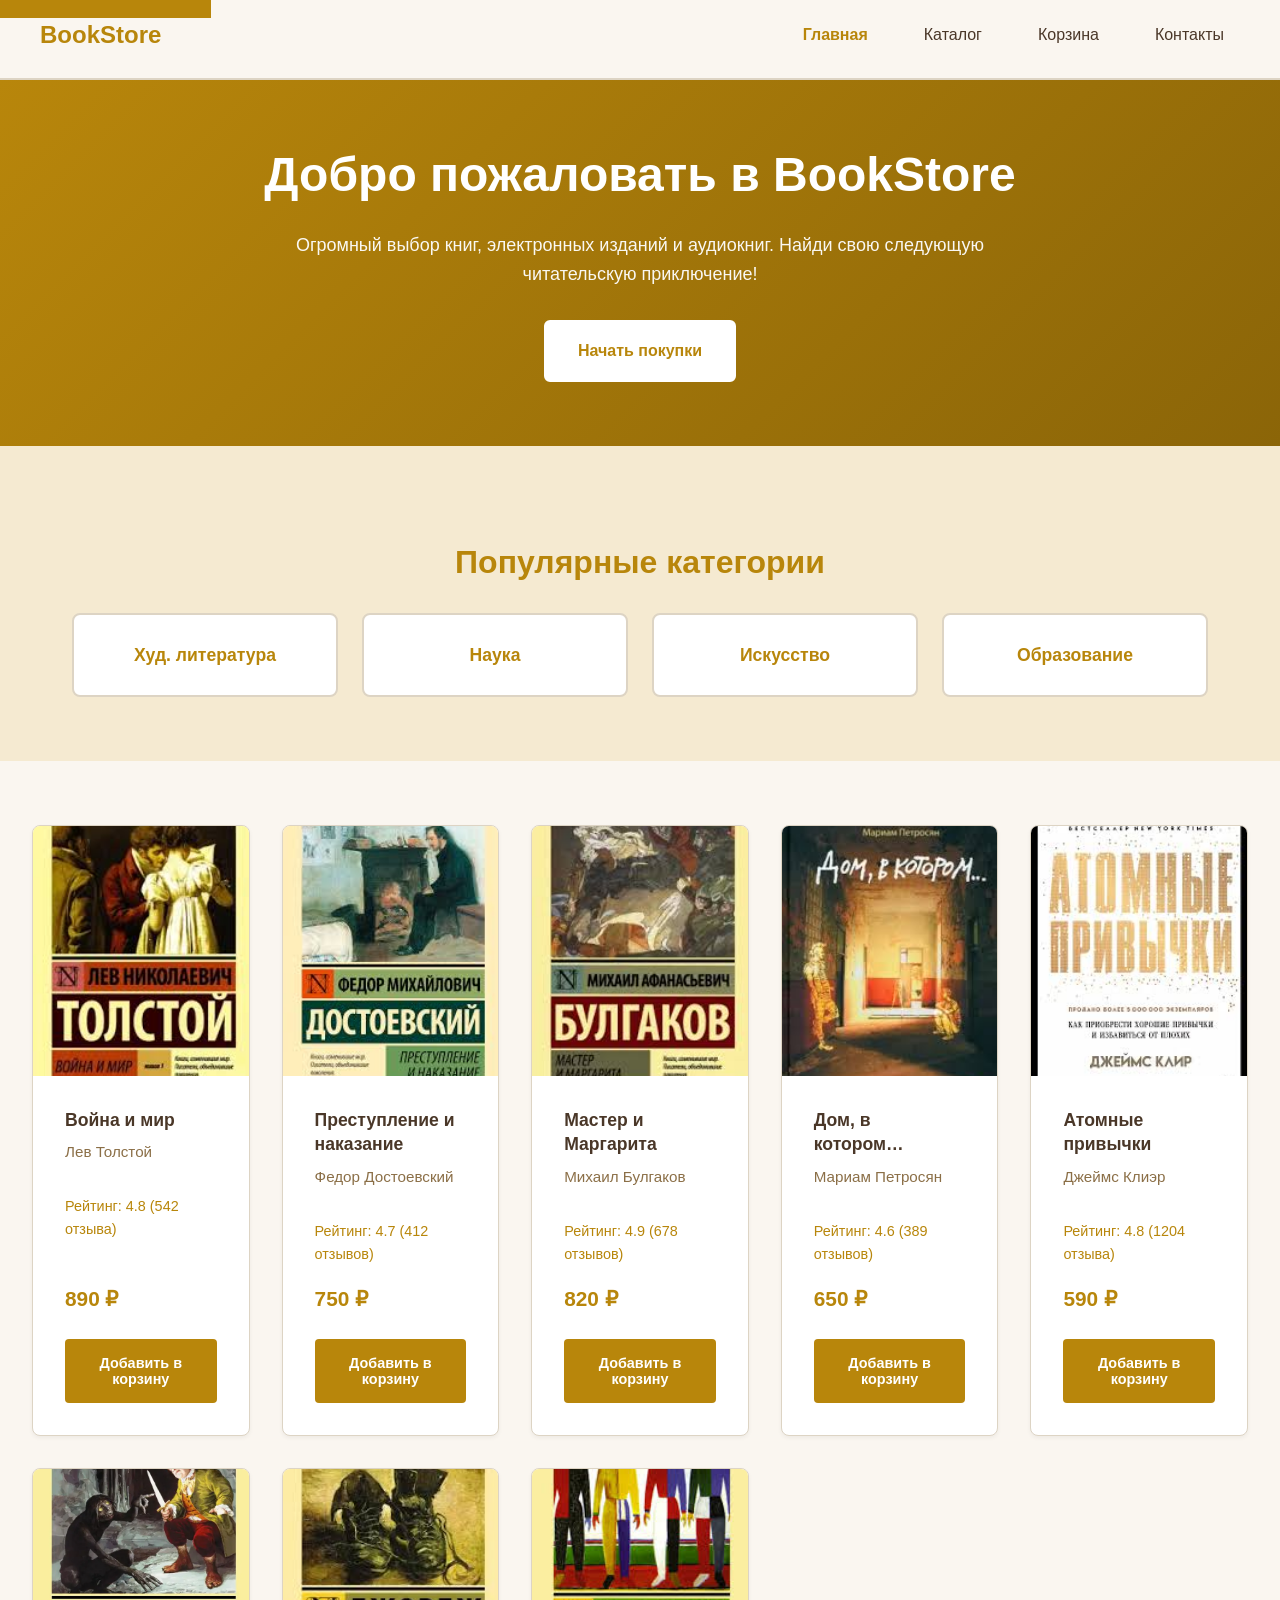
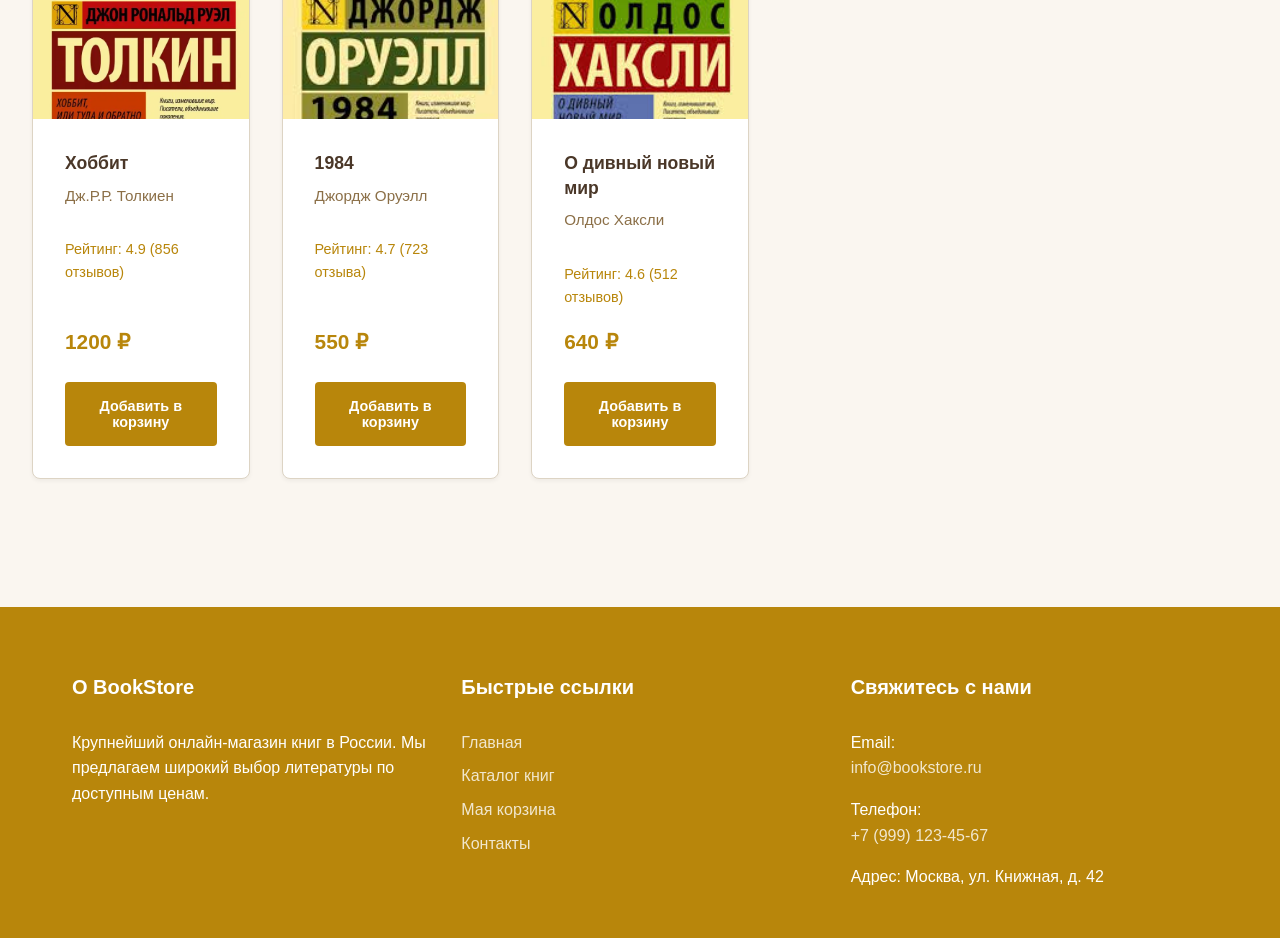
<file: index.html>
<!DOCTYPE html>
<html lang="ru">
<head>
    <meta charset="UTF-8">
    <meta name="viewport" content="width=device-width, initial-scale=1, viewport-fit=cover">
    <meta name="description" content="BookStore - онлайн магазин электронных и печатных книг. Большой выбор, низкие цены, быстрая доставка.">
    <meta name="theme-color" content="#b8860b">
    <title>BookStore - Онлайн магазин книг</title>

    <style>
        /* ===== ЕДИНАЯ ЦВЕТОВАЯ ПАЛИТРА ===== */
        :root {
            --color-primary: #b8860b;
            --color-primary-dark: #8b6508;
            --color-primary-light: #daa520;
            --color-text: #4a3728;
            --color-text-light: #8b6f47;
            --color-bg: #faf6f0;
            --color-bg-light: #ede6da;
            --color-bg-accent: #f5ead1;
            --color-border: #ddd4c4;
            --space-xs: 0.5rem;
            --space-sm: 1rem;
            --space-md: 1.5rem;
            --space-lg: 2rem;
            --space-xl: 3rem;
        }

        * {
            box-sizing: border-box;
        }

        html {
            scroll-behavior: smooth;
            font-size: 16px;
        }

        body {
            font-family: -apple-system, BlinkMacSystemFont, "Segoe UI", Roboto, "Helvetica Neue", Arial, sans-serif;
            line-height: 1.6;
            color: var(--color-text);
            background: var(--color-bg);
            margin: 0;
            padding: 0;
        }

        .skip-link {
            position: absolute;
            top: -40px;
            left: 0;
            background: var(--color-primary);
            color: white;
            padding: var(--space-sm);
            text-decoration: none;
            z-index: 100;
            transition: top 0.3s ease;
        }

        .skip-link:hover,
        .skip-link:focus {
            top: 0;
        }

        body {
            padding: max(0px, env(safe-area-inset-top)) 
                     max(0px, env(safe-area-inset-right)) 
                     max(0px, env(safe-area-inset-bottom)) 
                     max(0px, env(safe-area-inset-left));
        }

        main {
            display: block;
        }

        header {
            background: var(--color-bg);
            border-bottom: 2px solid var(--color-border);
            position: sticky;
            top: 0;
            z-index: 50;
            padding: var(--space-md);
            padding-top: max(var(--space-sm), env(safe-area-inset-top));
        }

        nav {
            max-width: 1200px;
            margin: 0 auto;
            display: flex;
            justify-content: space-between;
            align-items: center;
            gap: clamp(0.5rem, 2vw, 2rem);
        }

        .logo {
            font-size: clamp(1.25rem, 4vw, 1.5rem);
            font-weight: 700;
            color: var(--color-primary);
            text-decoration: none;
        }

        .nav-links {
            list-style: none;
            display: flex;
            gap: clamp(0.5rem, 2vw, 1.5rem);
            margin: 0;
            padding: 0;
            font-size: clamp(0.875rem, 2vw, 1rem);
        }

        .nav-links a {
            color: var(--color-text);
            text-decoration: none;
            padding: var(--space-xs) var(--space-sm);
            border-radius: 4px;
            transition: background 0.2s, color 0.2s;
        }

        .nav-links a:hover {
            background: var(--color-bg-accent);
            color: var(--color-primary);
        }

        .nav-links a:focus-visible {
            outline: 2px solid var(--color-primary);
            outline-offset: 2px;
        }

        .nav-links a[aria-current="page"] {
            color: var(--color-primary);
            font-weight: 600;
        }

        .hero {
            background: linear-gradient(135deg, var(--color-primary) 0%, var(--color-primary-dark) 100%);
            color: white;
            padding: clamp(2rem, 8vw, 4rem) var(--space-md);
            text-align: center;
        }

        .hero-content {
            max-width: 800px;
            margin: 0 auto;
        }

        .hero h1 {
            font-size: clamp(1.5rem, 6vw, 3rem);
            margin: 0 0 var(--space-md) 0;
            line-height: 1.3;
        }

        .hero p {
            font-size: clamp(1rem, 2.5vw, 1.125rem);
            margin: 0 0 var(--space-lg) 0;
            opacity: 0.95;
        }

        .cta-button {
            display: inline-block;
            background: white;
            color: var(--color-primary);
            padding: var(--space-sm) var(--space-lg);
            border-radius: 6px;
            text-decoration: none;
            font-weight: 600;
            border: 2px solid white;
            cursor: pointer;
            transition: all 0.3s ease;
            font-size: clamp(0.875rem, 2vw, 1rem);
        }

        .cta-button:hover {
            background: transparent;
            color: white;
        }

        .container {
            max-width: 1200px;
            margin: 0 auto;
            padding: 0 clamp(1rem, 5vw, 2rem);
        }

        .books-grid {
            display: grid;
            grid-template-columns: repeat(auto-fit, minmax(200px, 1fr));
            gap: clamp(1rem, 3vw, 2rem);
            padding: clamp(2rem, 8vw, 4rem) clamp(1rem, 5vw, 2rem);
        }

        .book-card {
            background: white;
            border: 1px solid var(--color-border);
            border-radius: 8px;
            overflow: hidden;
            transition: all 0.3s ease;
            cursor: pointer;
            box-shadow: 0 2px 4px rgba(0,0,0,0.05);
            display: flex;
            flex-direction: column;
        }

        .book-card:hover {
            box-shadow: 0 8px 16px rgba(0,0,0,0.1);
            transform: translateY(-4px);
        }

        .book-image {
            width: 100%;
            height: 250px;
            background: var(--color-bg-light);
            display: flex;
            align-items: center;
            justify-content: center;
            overflow: hidden;
        }

        .book-image img {
            width: 100%;
            height: 100%;
            object-fit: cover;
            display: block;
        }

        .book-info {
            padding: clamp(1rem, 3vw, 2rem);
            flex-grow: 1;
            display: flex;
            flex-direction: column;
        }

        .book-title {
            margin: 0 0 var(--space-xs) 0;
            font-size: clamp(0.95rem, 2vw, 1.1rem);
            color: var(--color-text);
            font-weight: 600;
            line-height: 1.4;
        }

        .book-author {
            margin: 0 0 var(--space-sm) 0;
            color: var(--color-text-light);
            font-size: clamp(0.85rem, 1.5vw, 0.95rem);
        }

        .book-rating {
            color: var(--color-primary);
            font-size: 0.9rem;
            margin-bottom: var(--space-sm);
        }

        .book-price {
            font-size: clamp(1rem, 2.5vw, 1.3rem);
            color: var(--color-primary);
            font-weight: 700;
            margin-bottom: var(--space-md);
            margin-top: auto;
        }

        .add-to-cart {
            width: 100%;
            background: var(--color-primary);
            color: white;
            border: none;
            padding: var(--space-sm);
            border-radius: 4px;
            cursor: pointer;
            font-weight: 600;
            transition: all 0.2s;
            font-size: 0.9rem;
        }

        .add-to-cart:hover {
            background: var(--color-primary-dark);
            transform: translateY(-2px);
        }

        .categories-section {
            padding: clamp(2rem, 8vw, 4rem) clamp(1rem, 5vw, 2rem);
            background: var(--color-bg-accent);
        }

        .categories-section h2 {
            font-size: clamp(1.3rem, 4vw, 2rem);
            margin-bottom: clamp(1rem, 2vw, 2rem);
            text-align: center;
            color: var(--color-primary);
        }

        .categories-grid {
            display: grid;
            grid-template-columns: repeat(auto-fit, minmax(150px, 1fr));
            gap: clamp(1rem, 2vw, 1.5rem);
        }

        .category-card {
            background: white;
            border: 2px solid var(--color-border);
            padding: clamp(1.5rem, 2vw, 2rem);
            border-radius: 8px;
            text-align: center;
            transition: all 0.2s;
            cursor: pointer;
        }

        .category-card:hover {
            border-color: var(--color-primary);
            background: var(--color-bg-light);
        }

        .category-card h3 {
            margin: 0;
            color: var(--color-primary);
            font-size: clamp(1rem, 2vw, 1.1rem);
        }

        footer {
            background: var(--color-primary);
            color: white;
            padding: clamp(2rem, 8vw, 4rem) clamp(1rem, 5vw, 2rem);
            margin-top: clamp(2rem, 8vw, 4rem);
            padding-bottom: max(clamp(1rem, 3vw, 2rem), env(safe-area-inset-bottom));
        }

        footer .container {
            display: grid;
            grid-template-columns: repeat(auto-fit, minmax(250px, 1fr));
            gap: clamp(1rem, 3vw, 2rem);
        }

        footer h4 {
            margin-top: 0;
            font-size: clamp(1rem, 2.5vw, 1.25rem);
        }

        footer a {
            color: rgba(255, 255, 255, 0.8);
            text-decoration: none;
            display: block;
            margin-bottom: var(--space-xs);
            font-size: clamp(0.875rem, 2vw, 1rem);
            transition: color 0.2s;
        }

        footer a:hover {
            color: white;
        }

        @media (max-width: 768px) {
            .nav-links {
                gap: var(--space-sm);
            }

            .books-grid {
                grid-template-columns: 1fr;
            }

            .categories-grid {
                grid-template-columns: repeat(2, 1fr);
            }
        }

        @media (prefers-reduced-motion: reduce) {
            * {
                animation-duration: 0.01ms !important;
                animation-iteration-count: 1 !important;
                transition-duration: 0.01ms !important;
                scroll-behavior: auto !important;
            }
        }
    </style>
</head>

<body>
    <a href="#main" class="skip-link">Перейти к каталогу книг</a>

    <header role="banner">
        <nav aria-label="Главная навигация">
            <a href="index.html" class="logo">BookStore</a>
            <ul class="nav-links">
                <li><a href="index.html" aria-current="page">Главная</a></li>
                <li><a href="catalog.html">Каталог</a></li>
                <li><a href="cart.html">Корзина</a></li>
                <li><a href="contacts.html">Контакты</a></li>
            </ul>
        </nav>
    </header>

    <main id="main">
        <section class="hero">
            <div class="hero-content">
                <h1>Добро пожаловать в BookStore</h1>
                <p>Огромный выбор книг, электронных изданий и аудиокниг. Найди свою следующую читательскую приключение!</p>
                <a href="catalog.html" class="cta-button">Начать покупки</a>
            </div>
        </section>

        <section class="categories-section">
            <div class="container">
                <h2>Популярные категории</h2>
                <div class="categories-grid">
                    <div class="category-card">
                        <h3>Худ. литература</h3>
                    </div>
                    <div class="category-card">
                        <h3>Наука</h3>
                    </div>
                    <div class="category-card">
                        <h3>Искусство</h3>
                    </div>
                    <div class="category-card">
                        <h3>Образование</h3>
                    </div>
                </div>
            </div>
        </section>

        <section class="books-grid">
            <article class="book-card">
                <div class="book-image">
                    <img src="images/book1.jpg" alt="Обложка книги 'Война и мир'">
                </div>
                <div class="book-info">
                    <h3 class="book-title">Война и мир</h3>
                    <p class="book-author">Лев Толстой</p>
                    <p class="book-rating">Рейтинг: 4.8 (542 отзыва)</p>
                    <p class="book-price">890 ₽</p>
                    <button class="add-to-cart" onclick="addToCart('Война и мир', 'Лев Толстой', 890)">Добавить в корзину</button>
                </div>
            </article>

            <article class="book-card">
                <div class="book-image">
                    <img src="images/book2.jpg" alt="Обложка книги 'Преступление и наказание'">
                </div>
                <div class="book-info">
                    <h3 class="book-title">Преступление и наказание</h3>
                    <p class="book-author">Федор Достоевский</p>
                    <p class="book-rating">Рейтинг: 4.7 (412 отзывов)</p>
                    <p class="book-price">750 ₽</p>
                    <button class="add-to-cart" onclick="addToCart('Преступление и наказание', 'Федор Достоевский', 750)">Добавить в корзину</button>
                </div>
            </article>

            <article class="book-card">
                <div class="book-image">
                    <img src="images/book3.jpg" alt="Обложка книги 'Мастер и Маргарита'">
                </div>
                <div class="book-info">
                    <h3 class="book-title">Мастер и Маргарита</h3>
                    <p class="book-author">Михаил Булгаков</p>
                    <p class="book-rating">Рейтинг: 4.9 (678 отзывов)</p>
                    <p class="book-price">820 ₽</p>
                    <button class="add-to-cart" onclick="addToCart('Мастер и Маргарита', 'Михаил Булгаков', 820)">Добавить в корзину</button>
                </div>
            </article>

            <article class="book-card">
                <div class="book-image">
                    <img src="images/book4.jpg" alt="Обложка книги 'Дом, в котором…'">
                </div>
                <div class="book-info">
                    <h3 class="book-title">Дом, в котором…</h3>
                    <p class="book-author">Мариам Петросян</p>
                    <p class="book-rating">Рейтинг: 4.6 (389 отзывов)</p>
                    <p class="book-price">650 ₽</p>
                    <button class="add-to-cart" onclick="addToCart('Дом, в котором…', 'Мариам Петросян', 650)">Добавить в корзину</button>
                </div>
            </article>

            <article class="book-card">
                <div class="book-image">
                    <img src="images/book5.jpg" alt="Обложка книги 'Атомные привычки'">
                </div>
                <div class="book-info">
                    <h3 class="book-title">Атомные привычки</h3>
                    <p class="book-author">Джеймс Клиэр</p>
                    <p class="book-rating">Рейтинг: 4.8 (1204 отзыва)</p>
                    <p class="book-price">590 ₽</p>
                    <button class="add-to-cart" onclick="addToCart('Атомные привычки', 'Джеймс Клиэр', 590)">Добавить в корзину</button>
                </div>
            </article>

            <article class="book-card">
                <div class="book-image">
                    <img src="images/book6.jpg" alt="Обложка книги 'Хобби'">
                </div>
                <div class="book-info">
                    <h3 class="book-title">Хоббит</h3>
                    <p class="book-author">Дж.Р.Р. Толкиен</p>
                    <p class="book-rating">Рейтинг: 4.9 (856 отзывов)</p>
                    <p class="book-price">1200 ₽</p>
                    <button class="add-to-cart" onclick="addToCart('Хоббит', 'Дж.Р.Р. Толкин', 1200)">Добавить в корзину</button>
                </div>
            </article>

            <article class="book-card">
                <div class="book-image">
                    <img src="images/book7.jpg" alt="Обложка книги '1984'">
                </div>
                <div class="book-info">
                    <h3 class="book-title">1984</h3>
                    <p class="book-author">Джордж Оруэлл</p>
                    <p class="book-rating">Рейтинг: 4.7 (723 отзыва)</p>
                    <p class="book-price">550 ₽</p>
                    <button class="add-to-cart" onclick="addToCart('1984', 'Джордж Оруэлл', 550)">Добавить в корзину</button>
                </div>
            </article>

            <article class="book-card">
                <div class="book-image">
                    <img src="images/book8.jpg" alt="Обложка книги 'О дивный новый мир'">
                </div>
                <div class="book-info">
                    <h3 class="book-title">О дивный новый мир</h3>
                    <p class="book-author">Олдос Хаксли</p>
                    <p class="book-rating">Рейтинг: 4.6 (512 отзывов)</p>
                    <p class="book-price">640 ₽</p>
                    <button class="add-to-cart" onclick="addToCart('О дивный новый мир', 'Олдос Хаксли', 640)">Добавить в корзину</button>
                </div>
            </article>
        </section>
    </main>

    <footer role="contentinfo">
        <div class="container">
            <div>
                <h4>О BookStore</h4>
                <p>Крупнейший онлайн-магазин книг в России. Мы предлагаем широкий выбор литературы по доступным ценам.</p>
            </div>
            <div>
                <h4>Быстрые ссылки</h4>
                <ul style="list-style: none; padding: 0; margin: 0;">
                    <li><a href="index.html">Главная</a></li>
                    <li><a href="catalog.html">Каталог книг</a></li>
                    <li><a href="cart.html">Мая корзина</a></li>
                    <li><a href="contacts.html">Контакты</a></li>
                </ul>
            </div>
            <div>
                <h4>Свяжитесь с нами</h4>
                <p>Email: <a href="mailto:info@bookstore.ru">info@bookstore.ru</a></p>
                <p>Телефон: <a href="tel:+79991234567">+7 (999) 123-45-67</a></p>
                <p>Адрес: Москва, ул. Книжная, д. 42</p>
            </div>
        </div>
    </footer>

    <script>
        // Функция для добавления товара в корзину (вызывается из index.html и catalog.html)
        function addToCart(title, author, price) {
            // Получаем текущую корзину из localStorage
            const cartData = localStorage.getItem('bookstoreCart');
            const cart = cartData ? JSON.parse(cartData) : [];

            // Проверяем, есть ли уже такой товар
            const existingItem = cart.find(item => item.title === title);

            if (existingItem) {
                // Если есть, увеличиваем количество
                existingItem.quantity++;
            } else {
                // Если нет, добавляем новый товар
                cart.push({
                    title: title,
                    author: author,
                    price: price,
                    quantity: 1
                });
            }

            // Сохраняем обновленную корзину
            localStorage.setItem('bookstoreCart', JSON.stringify(cart));

            // Показываем уведомление
            alert(title + ' добавлена в корзину!');
        }
    </script>
</body>
</html>
</file>
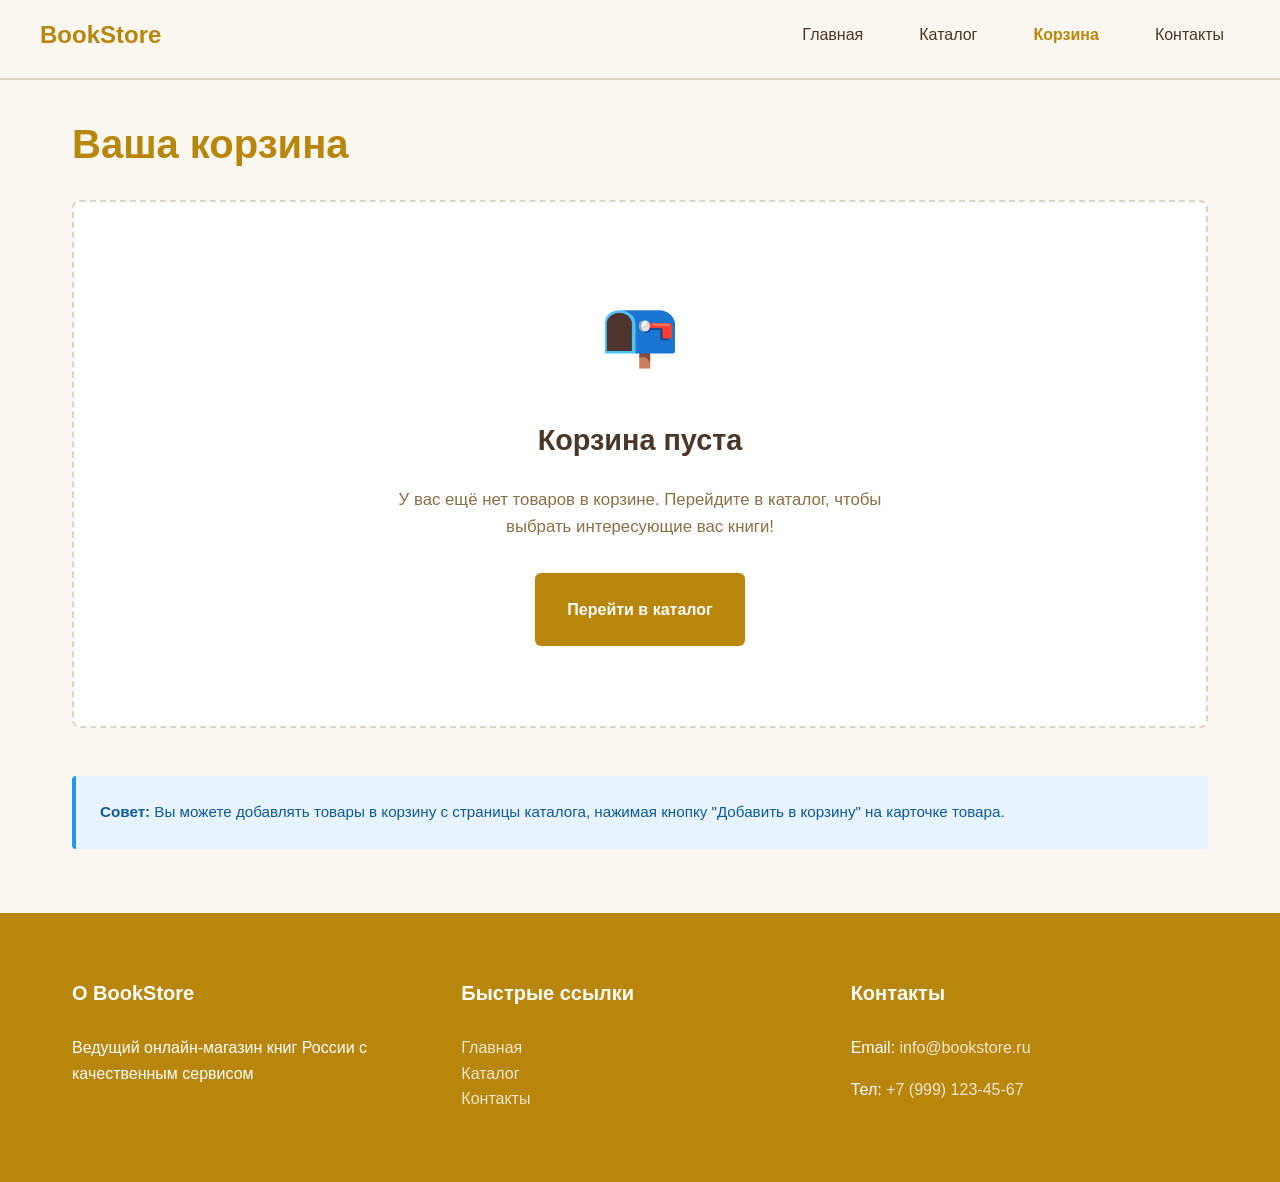
<file: cart.html>
<!DOCTYPE html>
<html lang="ru">
<head>
    <meta charset="UTF-8">
    <meta name="viewport" content="width=device-width, initial-scale=1, viewport-fit=cover">
    <meta name="description" content="Корзина покупок BookStore - просмотр и оформление заказа.">
    <meta name="theme-color" content="#b8860b">
    <title>Корзина - BookStore</title>
    <style>
        /* ===== ЕДИНАЯ ЦВЕТОВАЯ ПАЛИТРА ===== */
        :root {
            --color-primary: #b8860b;
            --color-primary-dark: #8b6508;
            --color-primary-light: #daa520;
            --color-text: #4a3728;
            --color-text-light: #8b6f47;
            --color-bg: #faf6f0;
            --color-bg-light: #ede6da;
            --color-bg-accent: #f5ead1;
            --color-border: #ddd4c4;
            --color-success: #7cb342;
            --color-error: #d9534f;
            --space-xs: 0.5rem;
            --space-sm: 1rem;
            --space-md: 1.5rem;
            --space-lg: 2rem;
        }

        * {
            box-sizing: border-box;
        }

        html {
            scroll-behavior: smooth;
            font-size: 16px;
        }

        body {
            font-family: -apple-system, BlinkMacSystemFont, "Segoe UI", Roboto, sans-serif;
            line-height: 1.6;
            color: var(--color-text);
            background: var(--color-bg);
            margin: 0;
            padding: 0;
        }

        body {
            padding: max(0px, env(safe-area-inset-top)) 
                     max(0px, env(safe-area-inset-right)) 
                     max(0px, env(safe-area-inset-bottom)) 
                     max(0px, env(safe-area-inset-left));
        }

        header {
            background: var(--color-bg);
            border-bottom: 2px solid var(--color-border);
            position: sticky;
            top: 0;
            z-index: 50;
            padding: var(--space-md);
            padding-top: max(var(--space-sm), env(safe-area-inset-top));
        }

        nav {
            max-width: 1200px;
            margin: 0 auto;
            display: flex;
            justify-content: space-between;
            align-items: center;
            gap: clamp(0.5rem, 2vw, 2rem);
        }

        .logo {
            font-size: clamp(1.25rem, 4vw, 1.5rem);
            font-weight: 700;
            color: var(--color-primary);
            text-decoration: none;
        }

        .nav-links {
            list-style: none;
            display: flex;
            gap: clamp(0.5rem, 2vw, 1.5rem);
            margin: 0;
            padding: 0;
            font-size: clamp(0.875rem, 2vw, 1rem);
        }

        .nav-links a {
            color: var(--color-text);
            text-decoration: none;
            padding: var(--space-xs) var(--space-sm);
            border-radius: 4px;
            transition: background 0.2s;
        }

        .nav-links a:hover {
            background: var(--color-bg-accent);
            color: var(--color-primary);
        }

        .nav-links a[aria-current="page"] {
            color: var(--color-primary);
            font-weight: 600;
        }

        .container {
            max-width: 1200px;
            margin: 0 auto;
            padding: 0 clamp(1rem, 5vw, 2rem);
        }

        h1 {
            font-size: clamp(1.5rem, 5vw, 2.5rem);
            color: var(--color-primary);
            margin: clamp(1.5rem, 3vw, 2rem) 0 clamp(1rem, 2vw, 1.5rem);
        }

        /* ===== ПУСТАЯ КОРЗИНА ===== */
        .empty-cart {
            text-align: center;
            padding: clamp(3rem, 8vw, 5rem) var(--space-md);
            background: white;
            border: 2px dashed var(--color-border);
            border-radius: 8px;
            margin-bottom: clamp(2rem, 5vw, 3rem);
        }

        .empty-cart-icon {
            font-size: 4rem;
            margin-bottom: var(--space-lg);
        }

        .empty-cart h2 {
            font-size: clamp(1.3rem, 3vw, 1.8rem);
            color: var(--color-text);
            margin: 0 0 var(--space-md) 0;
        }

        .empty-cart p {
            font-size: 1.05rem;
            color: var(--color-text-light);
            margin: 0 0 var(--space-lg) 0;
            max-width: 500px;
            margin-left: auto;
            margin-right: auto;
        }

        .continue-shopping-btn {
            display: inline-block;
            background: var(--color-primary);
            color: white;
            padding: var(--space-md) var(--space-lg);
            border-radius: 6px;
            text-decoration: none;
            font-weight: 600;
            border: none;
            cursor: pointer;
            transition: all 0.3s ease;
            font-size: 1rem;
        }

        .continue-shopping-btn:hover {
            background: var(--color-primary-dark);
            transform: translateY(-2px);
        }

        /* ===== КОРЗИНА С ТОВАРАМИ ===== */
        .cart-wrapper {
            display: grid;
            grid-template-columns: 1fr 350px;
            gap: clamp(1.5rem, 3vw, 2rem);
            margin-bottom: clamp(2rem, 5vw, 3rem);
        }

        .cart-items-section {
            background: white;
            border: 1px solid var(--color-border);
            border-radius: 8px;
            overflow: hidden;
        }

        /* ===== ТАБЛИЦА ТОВАРОВ ===== */
        .cart-table {
            width: 100%;
            border-collapse: collapse;
        }

        .cart-table thead {
            background: var(--color-bg-light);
            border-bottom: 2px solid var(--color-border);
        }

        .cart-table th {
            padding: clamp(0.75rem, 1.5vw, 1.25rem);
            text-align: left;
            font-weight: 600;
            color: var(--color-text);
            font-size: clamp(0.85rem, 1.5vw, 0.95rem);
        }

        .cart-table tbody tr {
            border-bottom: 1px solid var(--color-border);
            transition: background 0.2s;
        }

        .cart-table tbody tr:hover {
            background: var(--color-bg-accent);
        }

        .cart-table tbody tr:last-child {
            border-bottom: none;
        }

        .cart-table td {
            padding: clamp(1rem, 1.5vw, 1.5rem);
            font-size: clamp(0.85rem, 1.5vw, 0.95rem);
        }

        /* Колонка с изображением */
        .cart-image {
            width: 80px;
            height: 100px;
            background: var(--color-bg-light);
            border-radius: 4px;
            overflow: hidden;
            margin: 0;
            padding: 0;
        }

        .cart-image img {
            width: 100%;
            height: 100%;
            object-fit: cover;
            display: block;
        }

        /* Колонка с информацией о товаре --> */
        .cart-info {
            padding: 0;
            margin: 0;
        }

        .cart-title {
            margin: 0 0 0.25rem 0;
            font-weight: 600;
            color: var(--color-text);
            font-size: clamp(0.9rem, 1.5vw, 1rem);
        }

        .cart-author {
            margin: 0;
            color: var(--color-text-light);
            font-size: clamp(0.8rem, 1.2vw, 0.9rem);
        }

        /* Колонка с количеством --> */
        .quantity-cell {
            padding: 0;
            margin: 0;
        }

        .quantity-input {
            display: flex;
            align-items: center;
            border: 1px solid var(--color-border);
            border-radius: 4px;
            width: 130px;
            background: white;
        }

        .quantity-input button {
            background: none;
            border: none;
            padding: 0.5rem 0.75rem;
            cursor: pointer;
            font-weight: bold;
            color: var(--color-primary);
            transition: background 0.2s;
            flex: 0 0 auto;
        }

        .quantity-input button:hover {
            background: var(--color-bg-light);
        }

        .quantity-input input {
            width: 100%;
            border: 1px solid var(--color-border);
            text-align: center;
            padding: 0.5rem;
            font-size: 1rem;
            background: white;
            color: #000000;
            color-scheme: light;
        }
  

        .quantity-input input:focus {
            outline: none;
        }

        /* Колонка с ценой --> */
        .price-cell {
            font-weight: 600;
            color: var(--color-primary);
            text-align: right;
            padding: 0;
            margin: 0;
        }

        /* Колонка с кнопкой удаления --> */
        .delete-cell {
            text-align: center;
            padding: 0;
            margin: 0;
        }

        .remove-btn {
            background: var(--color-error);
            color: white;
            border: none;
            width: 40px;
            height: 40px;
            border-radius: 4px;
            cursor: pointer;
            font-size: 1.2rem;
            transition: all 0.2s;
            display: inline-flex;
            align-items: center;
            justify-content: center;
        }

        .remove-btn:hover {
            background: #c9302c;
            transform: scale(1.05);
        }

        /* ===== БОКОВАЯ ПАНЕЛЬ С СУММОЙ ===== */
        .order-summary {
            background: var(--color-bg-accent);
            border: 1px solid var(--color-border);
            border-radius: 8px;
            padding: clamp(1.5rem, 2vw, 2rem);
            height: fit-content;
            position: sticky;
            top: 120px;
        }

        .order-summary h2 {
            margin: 0 0 var(--space-lg) 0;
            font-size: 1.3rem;
            color: var(--color-primary);
            text-align: center;
        }

        .summary-row {
            display: flex;
            justify-content: space-between;
            margin-bottom: var(--space-md);
            padding-bottom: var(--space-md);
            border-bottom: 1px solid var(--color-border);
            font-size: 0.95rem;
        }

        .summary-row:last-of-type {
            border-bottom: none;
            margin-bottom: 0;
            padding-bottom: 0;
        }

        .summary-label {
            color: var(--color-text);
            font-weight: 500;
        }

        .summary-value {
            color: var(--color-text);
            font-weight: 600;
        }

        .summary-total {
            display: flex;
            justify-content: space-between;
            padding: var(--space-lg) 0;
            border-top: 2px solid var(--color-border);
            border-bottom: 2px solid var(--color-border);
            font-size: 1.2rem;
            font-weight: 700;
            color: var(--color-primary);
            margin-bottom: var(--space-lg);
        }

        .checkout-btn {
            width: 100%;
            padding: var(--space-md);
            background: var(--color-success);
            color: white;
            border: none;
            border-radius: 6px;
            font-size: 1rem;
            font-weight: 600;
            cursor: pointer;
            transition: all 0.3s;
        }

        .checkout-btn:hover {
            background: #689f38;
            transform: translateY(-2px);
        }

        .checkout-btn:disabled {
            background: #ccc;
            cursor: not-allowed;
            transform: none;
        }
        /* ===== ИНФОРМАЦИОННЫЕ СООБЩЕНИЯ ===== */
        .info-message {
            background: #e7f3fe;
            border-left: 4px solid #2196F3;
            padding: var(--space-md);
            border-radius: 4px;
            margin-bottom: var(--space-lg);
            color: #0c5aa0;
            font-size: 0.95rem;
        }

        footer {
            background: var(--color-primary);
            color: white;
            padding: clamp(2rem, 8vw, 4rem) clamp(1rem, 5vw, 2rem);
            margin-top: clamp(2rem, 8vw, 4rem);
        }

        footer .container {
            display: grid;
            grid-template-columns: repeat(auto-fit, minmax(250px, 1fr));
            gap: clamp(1rem, 3vw, 2rem);
        }

        footer h4 {
            margin-top: 0;
            font-size: clamp(1rem, 2vw, 1.25rem);
        }

        footer a {
            color: rgba(255, 255, 255, 0.8);
            text-decoration: none;
            transition: color 0.2s;
        }

        footer a:hover {
            color: white;
        }

        @media (max-width: 768px) {
            .cart-wrapper {
                grid-template-columns: 1fr;
            }

            .order-summary {
                position: static;
                top: auto;
            }

            .cart-table {
                font-size: 0.85rem;
            }

            .cart-table td:nth-child(4),
            .cart-table td:nth-child(4) {
                display: none;
            }

            .quantity-input {
                width: 70px;
            }

            .quantity-input button {
                padding: 0.4rem 0.5rem;
                font-size: 0.9rem;
            }
        }
    </style>
</head>

<body>
    <header role="banner">
        <nav aria-label="Главная навигация">
            <a href="index.html" class="logo">BookStore</a>
            <ul class="nav-links">
                <li><a href="index.html">Главная</a></li>
                <li><a href="catalog.html">Каталог</a></li>
                <li><a href="cart.html" aria-current="page">Корзина</a></li>
                <li><a href="contacts.html">Контакты</a></li>
            </ul>
        </nav>
    </header>

    <main>
        <div class="container">
            <h1>Ваша корзина</h1>

            <!-- ПУСТАЯ КОРЗИНА -->
            <div id="emptyCart" class="empty-cart">
                <div class="empty-cart-icon">📭</div>
                <h2>Корзина пуста</h2>
                <p>У вас ещё нет товаров в корзине. Перейдите в каталог, чтобы выбрать интересующие вас книги!</p>
                <a href="catalog.html" class="continue-shopping-btn">Перейти в каталог</a>
            </div>

            <!-- ИНФОРМАЦИЯ О ДОБАВЛЕНИИ ТОВАРОВ -->
            <div class="info-message">
                <strong>Совет:</strong> Вы можете добавлять товары в корзину с страницы каталога, нажимая кнопку "Добавить в корзину" на карточке товара.
            </div>

            <!-- КОРЗИНА С ТОВАРАМИ -->
            <div id="filledCart" class="cart-wrapper" style="display: none;">
                <div class="cart-items-section">
                    <table class="cart-table">
                        <thead>
                            <tr>
                                <th style="flex: 1;">Товар</th>
                                <th style="width: 120px; text-align: center;">Кол-во</th>
                                <th style="width: 100px; text-align: right;">Цена</th>
                                <th style="width: 60px; text-align: center;">Действие</th>
                            </tr>
                        </thead>
                        <tbody id="cartItemsContainer">
                            <!-- Товары добавляются сюда JavaScript-ом -->
                        </tbody>
                    </table>
                </div>

                <!-- БОКОВАЯ ПАНЕЛЬ: РАСЧЁТ ИТОГОВОЙ СУММЫ -->
                <div class="order-summary">
                    <h2>Итого</h2>

                    <div class="summary-row">
                        <span class="summary-label">Стоимость:</span>
                        <span class="summary-value" id="totalPrice">0 ₽</span>
                    </div>

                    <div class="summary-row">
                        <span class="summary-label">Количество:</span>
                        <span class="summary-value" id="totalItems">0 шт</span>
                    </div>

                    <div class="summary-row">
                        <span class="summary-label">Доставка:</span>
                        <span class="summary-value">Бесплатно</span>
                    </div>

                    <div class="summary-row">
                        <span class="summary-label">Скидка 10%:</span>
                        <span class="summary-value" id="discountPrice">−0 ₽</span>
                    </div>

                    <div class="summary-total">
                        <span>К оплате:</span>
                        <span id="finalPrice">0 ₽</span>
                    </div>

                    <button class="checkout-btn" onclick="checkout()">Оформить заказ</button>
                </div>
            </div>
        </div>
    </main>

    <footer role="contentinfo">
        <div class="container">
            <div>
                <h4>О BookStore</h4>
                <p>Ведущий онлайн-магазин книг России с качественным сервисом</p>
            </div>
            <div>
                <h4>Быстрые ссылки</h4>
                <ul style="list-style: none; padding: 0; margin: 0;">
                    <li><a href="index.html">Главная</a></li>
                    <li><a href="catalog.html">Каталог</a></li>
                    <li><a href="contacts.html">Контакты</a></li>
                </ul>
            </div>
            <div>
                <h4>Контакты</h4>
                <p>Email: <a href="mailto:info@bookstore.ru">info@bookstore.ru</a></p>
                <p>Тел: <a href="tel:+79991234567">+7 (999) 123-45-67</a></p>
            </div>
        </div>
    </footer>

    <script>
        /* ===== СИСТЕМА КОРЗИНЫ ===== */

        // Загрузка корзины из localStorage
        function loadCart() {
            const cartData = localStorage.getItem('bookstoreCart');
            return cartData ? JSON.parse(cartData) : [];
        }

        // Сохранение корзины в localStorage
        function saveCart(cart) {
            localStorage.setItem('bookstoreCart', JSON.stringify(cart));
        }

        // Отрисовка корзины на странице
        function renderCart() {
            const cart = loadCart();
            const emptyCart = document.getElementById('emptyCart');
            const filledCart = document.getElementById('filledCart');
            const cartItemsContainer = document.getElementById('cartItemsContainer');

            if (cart.length === 0) {
                emptyCart.style.display = 'block';
                filledCart.style.display = 'none';
            } else {
                emptyCart.style.display = 'none';
                filledCart.style.display = 'grid';

                cartItemsContainer.innerHTML = '';

                cart.forEach((item, index) => {
                    const row = document.createElement('tr');
                    row.innerHTML = `
                        <td class="cart-info">
                            <div class="cart-title">${item.title}</div>
                            <div class="cart-author">${item.author}</div>
                        </td>
                        <td class="quantity-cell">
                            <div class="quantity-input">
                                <button onclick="decreaseQuantity(${index})">−</button>
                                <input type="number" value="${item.quantity}" min="1" readonly>
                                <button onclick="increaseQuantity(${index})">+</button>
                            </div>
                        </td>
                        <td class="price-cell">${(item.price * item.quantity)} ₽</td>
                        <td class="delete-cell">
                            <button class="remove-btn" onclick="removeFromCart(${index})" title="Удалить товар">✕</button>
                        </td>
                    `;
                    cartItemsContainer.appendChild(row);
                });

                updateCartSummary();
            }
        }

        // Обновление суммы в боковой панели
        function updateCartSummary() {
            const cart = loadCart();

            let totalPrice = 0;
            let totalItems = 0;

            cart.forEach(item => {
                totalPrice += item.price * item.quantity;
                totalItems += item.quantity;
            });

            const discount = Math.round(totalPrice * 0.1);
            const finalPrice = totalPrice - discount;

            document.getElementById('totalPrice').textContent = totalPrice + ' ₽';
            document.getElementById('totalItems').textContent = totalItems + ' шт';
            document.getElementById('discountPrice').textContent = '−' + discount + ' ₽';
            document.getElementById('finalPrice').textContent = finalPrice + ' ₽';
        }

        // Увеличение количества
        function increaseQuantity(index) {
            const cart = loadCart();
            if (cart[index]) {
                cart[index].quantity++;
                saveCart(cart);
                renderCart();
            }
        }

        // Уменьшение количества
        function decreaseQuantity(index) {
            const cart = loadCart();
            if (cart[index] && cart[index].quantity > 1) {
                cart[index].quantity--;
                saveCart(cart);
                renderCart();
            }
        }

        // УДАЛЕНИЕ товара из корзины
        function removeFromCart(index) {
            const cart = loadCart();
            if (cart[index]) {
                const itemName = cart[index].title;
                cart.splice(index, 1);
                saveCart(cart);
                renderCart();
                alert('Удалена из корзины');
            }
        }

        // Добавление товара в корзину (вызывается с каталога)
        function addToCart(title, author, price) {
            const cart = loadCart();
            const existingItem = cart.find(item => item.title === title);

            if (existingItem) {
                existingItem.quantity++;
            } else {
                cart.push({
                    title: title,
                    author: author,
                    price: price,
                    quantity: 1
                });
            }

            saveCart(cart);
            alert('Добавлена в корзину!');
        }

        // Оформление заказа
        function checkout() {
            const cart = loadCart();
            if (cart.length === 0) {
                alert('Корзина пуста!');
                return;
            }

            const finalSum = document.getElementById('finalPrice').textContent;
            alert('Спасибо за покупку!\n\nОбщая сумма: ' + finalSum + '\n\nВаш заказ принят и будет доставлен в течение 5-7 дней.');

            localStorage.removeItem('bookstoreCart');
            renderCart();
        }

        // Загрузка при открытии страницы
        document.addEventListener('DOMContentLoaded', function() {
            renderCart();
        });
    </script>
</body>
</html>
</file>
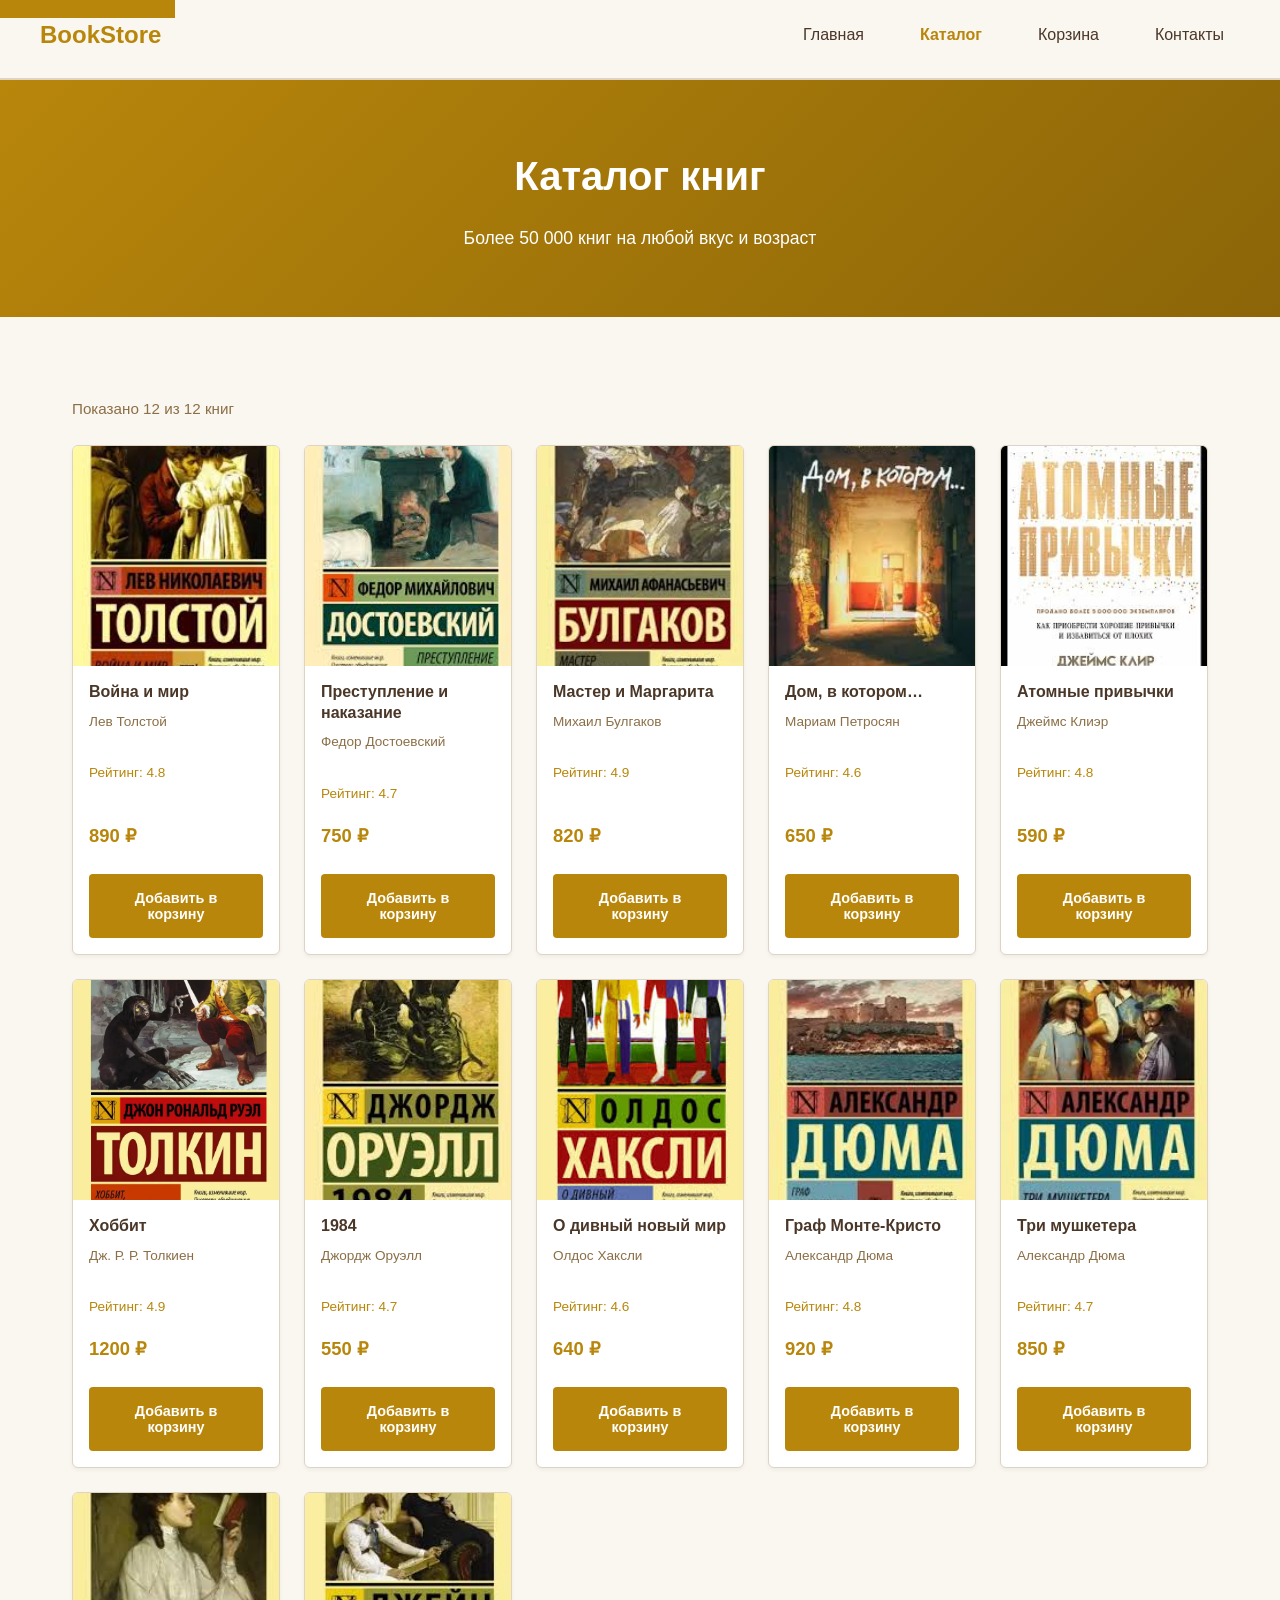
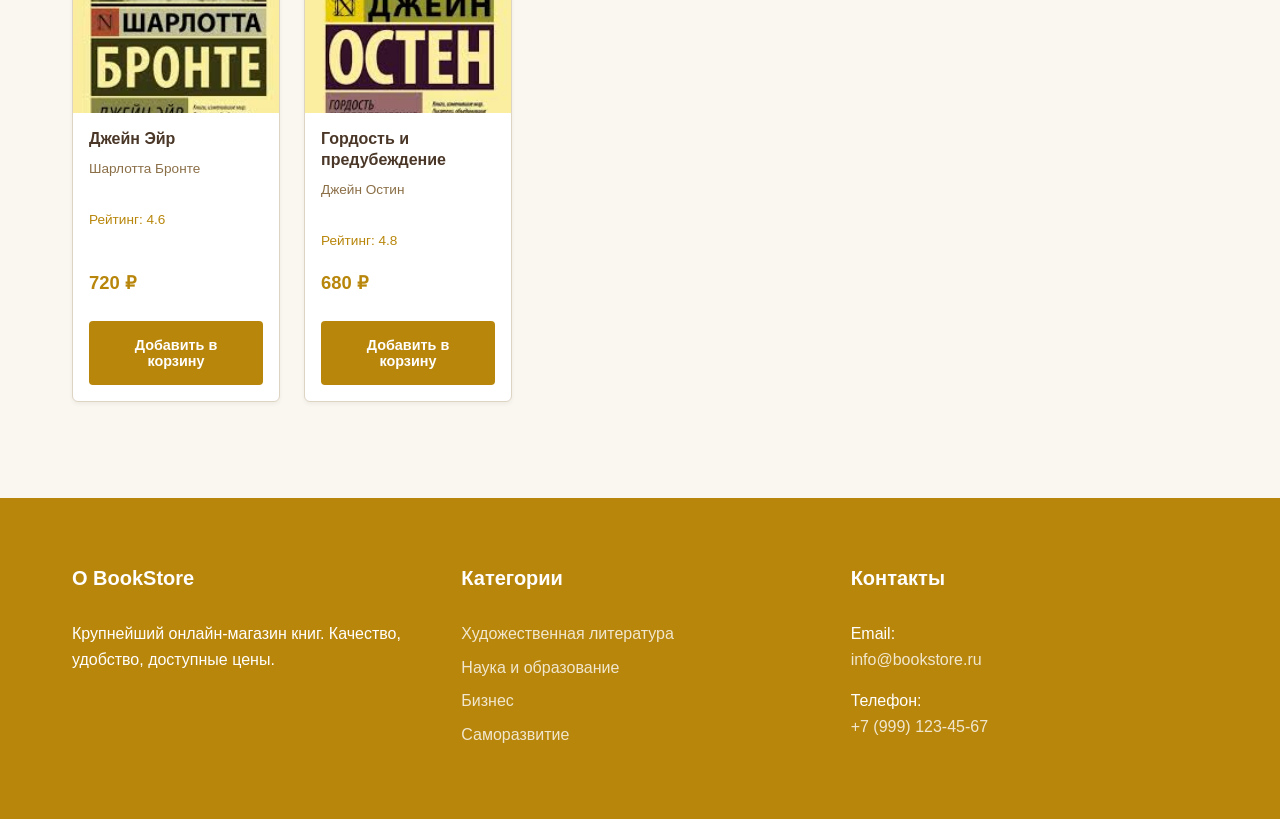
<file: catalog.html>
<!DOCTYPE html>
<html lang="ru">
<head>
    <meta charset="UTF-8">
    <meta name="viewport" content="width=device-width, initial-scale=1, viewport-fit=cover">
    <meta name="description" content="Каталог книг BookStore - полный выбор с фильтрацией по жанрам, цене и рейтингу.">
    <meta name="theme-color" content="#b8860b">
    <title>Каталог книг - BookStore</title>
    <style>
        /* ===== ЕДИНАЯ ЦВЕТОВАЯ ПАЛИТРА ===== */
        :root {
            --color-primary: #b8860b;
            --color-primary-dark: #8b6508;
            --color-primary-light: #daa520;
            --color-text: #4a3728;
            --color-text-light: #8b6f47;
            --color-bg: #faf6f0;
            --color-bg-light: #ede6da;
            --color-bg-accent: #f5ead1;
            --color-border: #ddd4c4;
            --space-xs: 0.5rem;
            --space-sm: 1rem;
            --space-md: 1.5rem;
            --space-lg: 2rem;
        }

        * {
            box-sizing: border-box;
        }

        html {
            scroll-behavior: smooth;
            font-size: 16px;
        }

        body {
            font-family: -apple-system, BlinkMacSystemFont, "Segoe UI", Roboto, sans-serif;
            line-height: 1.6;
            color: var(--color-text);
            background: var(--color-bg);
            margin: 0;
            padding: 0;
        }

        /* ===== SKIP LINK: ПЛАВНОЕ ВЫПЛЫВАНИЕ ===== */
        .skip-link {
            position: absolute;
            top: -40px;
            left: 0;
            background: var(--color-primary);
            color: white;
            padding: var(--space-sm);
            text-decoration: none;
            z-index: 100;
            transition: top 0.3s ease; /* ПЛАВНЫЙ ПЕРЕХОД */
        }

        .skip-link:hover,
        .skip-link:focus {
            top: 0; /* ВЫПЛЫВАЕТ ПЛАВНО */
        }

        body {
            padding: max(0px, env(safe-area-inset-top)) 
                     max(0px, env(safe-area-inset-right)) 
                     max(0px, env(safe-area-inset-bottom)) 
                     max(0px, env(safe-area-inset-left));
        }

        header {
            background: var(--color-bg);
            border-bottom: 2px solid var(--color-border);
            position: sticky;
            top: 0;
            z-index: 50;
            padding: var(--space-md);
            padding-top: max(var(--space-sm), env(safe-area-inset-top));
        }

        nav {
            max-width: 1200px;
            margin: 0 auto;
            display: flex;
            justify-content: space-between;
            align-items: center;
            gap: clamp(0.5rem, 2vw, 2rem);
        }

        .logo {
            font-size: clamp(1.25rem, 4vw, 1.5rem);
            font-weight: 700;
            color: var(--color-primary);
            text-decoration: none;
        }

        .nav-links {
            list-style: none;
            display: flex;
            gap: clamp(0.5rem, 2vw, 1.5rem);
            margin: 0;
            padding: 0;
            font-size: clamp(0.875rem, 2vw, 1rem);
        }

        .nav-links a {
            color: var(--color-text);
            text-decoration: none;
            padding: var(--space-xs) var(--space-sm);
            border-radius: 4px;
            transition: background 0.2s, color 0.2s;
        }

        .nav-links a:hover {
            background: var(--color-bg-accent);
            color: var(--color-primary);
        }

        .nav-links a[aria-current="page"] {
            color: var(--color-primary);
            font-weight: 600;
        }

        .container {
            max-width: 1200px;
            margin: 0 auto;
            padding: 0 clamp(1rem, 5vw, 2rem);
        }

        .page-header {
            background: linear-gradient(135deg, var(--color-primary) 0%, var(--color-primary-dark) 100%);
            color: white;
            padding: clamp(2rem, 8vw, 4rem) clamp(1rem, 5vw, 2rem);
            text-align: center;
            margin-bottom: clamp(1.5rem, 5vw, 3rem);
        }

        .page-header h1 {
            margin: 0;
            font-size: clamp(1.5rem, 6vw, 2.5rem);
        }

        .page-header p {
            font-size: clamp(0.95rem, 2.5vw, 1.1rem);
            margin: var(--space-sm) 0 0 0;
        }

        .catalog-layout {
            display: grid;
            grid-template-columns: 1fr;
            gap: clamp(1rem, 3vw, 2rem);
            padding: clamp(1.5rem, 5vw, 2rem) 0;
            margin-bottom: clamp(2rem, 8vw, 4rem);
        }

        .filters-sidebar {
            background: white;
            padding: clamp(1rem, 2vw, 1.5rem);
            border-radius: 8px;
            border: 1px solid var(--color-border);
            height: fit-content;
            position: sticky;
            top: 100px;
        }

        .filter-group h3 {
            margin: 0 0 var(--space-md) 0;
            font-size: 1rem;
            color: var(--color-primary);
            border-bottom: 2px solid var(--color-border);
            padding-bottom: var(--space-sm);
        }

        .filter-option {
            margin-bottom: var(--space-sm);
            display: flex;
            align-items: center;
        }

        .filter-option input[type="checkbox"] {
            margin-right: var(--space-sm);
            cursor: pointer;
        }

        .filter-option label {
            cursor: pointer;
            font-size: 0.95rem;
            color: var(--color-text);
        }

        .products-section {
            display: flex;
            flex-direction: column;
        }

        .products-header {
            display: flex;
            justify-content: space-between;
            align-items: center;
            margin-bottom: clamp(1rem, 2vw, 1.5rem);
            flex-wrap: wrap;
            gap: var(--space-md);
        }

        .products-count {
            color: var(--color-text-light);
            font-size: 0.95rem;
        }

        .sort-select {
            padding: var(--space-sm) var(--space-md);
            border: 1px solid var(--color-border);
            border-radius: 4px;
            background: white;
            cursor: pointer;
            font-size: 0.95rem;
            color: var(--color-text);
        }

        .products-grid {
            display: grid;
            grid-template-columns: repeat(auto-fill, minmax(180px, 1fr));
            gap: clamp(1rem, 2vw, 1.5rem);
        }

        .product-card {
            background: white;
            border: 1px solid var(--color-border);
            border-radius: 6px;
            overflow: hidden;
            transition: all 0.3s ease;
            cursor: pointer;
            box-shadow: 0 2px 4px rgba(0,0,0,0.05);
            display: flex;
            flex-direction: column;
        }

        .product-card:hover {
            box-shadow: 0 8px 16px rgba(0,0,0,0.1);
            transform: translateY(-4px);
        }

        .product-image {
            width: 100%;
            height: 220px;
            background: var(--color-bg-light);
            overflow: hidden;
        }

        .product-image img {
            width: 100%;
            height: 100%;
            object-fit: cover;
        }

        .product-details {
            padding: clamp(0.75rem, 1.5vw, 1rem);
            flex-grow: 1;
            display: flex;
            flex-direction: column;
        }

        .product-title {
            margin: 0 0 var(--space-xs) 0;
            font-size: clamp(0.9rem, 1.5vw, 1rem);
            color: var(--color-text);
            font-weight: 600;
            line-height: 1.3;
        }

        .product-author {
            margin: 0 0 var(--space-sm) 0;
            color: var(--color-text-light);
            font-size: 0.85rem;
        }

        .product-rating {
            color: var(--color-primary);
            font-size: 0.85rem;
            margin-bottom: var(--space-sm);
        }

        .product-price {
            font-size: clamp(1rem, 2vw, 1.15rem);
            color: var(--color-primary);
            font-weight: 700;
            margin-bottom: var(--space-md);
            margin-top: auto;
        }

        .add-to-cart-btn {
            width: 100%;
            background: var(--color-primary);
            color: white;
            border: none;
            padding: var(--space-sm);
            border-radius: 4px;
            cursor: pointer;
            font-weight: 600;
            transition: all 0.2s;
            font-size: 0.9rem;
        }

        .add-to-cart-btn:hover {
            background: var(--color-primary-dark);
            transform: translateY(-2px);
        }

        .load-more {
            display: block;
            margin: clamp(1.5rem, 3vw, 2rem) auto;
            padding: var(--space-md) var(--space-xl);
            background: var(--color-primary);
            color: white;
            border: none;
            border-radius: 6px;
            font-weight: 600;
            cursor: pointer;
            transition: all 0.3s;
            font-size: clamp(0.9rem, 1.5vw, 1rem);
        }

        .load-more:hover {
            background: var(--color-primary-dark);
            transform: translateY(-2px);
        }

        footer {
            background: var(--color-primary);
            color: white;
            padding: clamp(2rem, 8vw, 4rem) clamp(1rem, 5vw, 2rem);
            margin-top: clamp(2rem, 8vw, 4rem);
        }

        footer .container {
            display: grid;
            grid-template-columns: repeat(auto-fit, minmax(250px, 1fr));
            gap: clamp(1rem, 3vw, 2rem);
        }

        footer h4 {
            margin-top: 0;
            font-size: clamp(1rem, 2.5vw, 1.25rem);
        }

        footer a {
            color: rgba(255, 255, 255, 0.8);
            text-decoration: none;
            display: block;
            margin-bottom: var(--space-xs);
            font-size: clamp(0.875rem, 2vw, 1rem);
            transition: color 0.2s;
        }

        footer a:hover {
            color: white;
        }

        @media (max-width: 768px) {
            .catalog-layout {
                grid-template-columns: 1fr;
            }

            .filters-sidebar {
                position: static;
                top: auto;
                margin-bottom: clamp(1rem, 2vw, 1.5rem);
            }

            .products-grid {
                grid-template-columns: repeat(2, 1fr);
            }

            .products-header {
                flex-direction: column;
                align-items: flex-start;
            }
        }
    </style>
</head>

<body>
    <a href="#main" class="skip-link">Перейти к каталогу</a>

    <header role="banner">
        <nav aria-label="Главная навигация">
            <a href="index.html" class="logo">BookStore</a>
            <ul class="nav-links">
                <li><a href="index.html">Главная</a></li>
                <li><a href="catalog.html" aria-current="page">Каталог</a></li>
                <li><a href="cart.html">Корзина</a></li>
                <li><a href="contacts.html">Контакты</a></li>
            </ul>
        </nav>
    </header>

    <main id="main">
        <div class="page-header">
            <h1>Каталог книг</h1>
            <p>Более 50 000 книг на любой вкус и возраст</p>
        </div>

        <div class="container">
            <div class="catalog-layout">
                <div class="products-section">
                    <div class="products-header">
                        <div class="products-count">Показано 12 из 12 книг</div>
                        </select>
                    </div>

                    <div class="products-grid">
                        <article class="product-card">
                            <div class="product-image">
                                <img src="images/book1.jpg" alt="Обложка 'Война и мир'">
                            </div>
                            <div class="product-details">
                                <h3 class="product-title">Война и мир</h3>
                                <p class="product-author">Лев Толстой</p>
                                <p class="product-rating">Рейтинг: 4.8</p>
                                <p class="product-price">890 ₽</p>
                                <button class="add-to-cart-btn" onclick="addToCart('Война и мир', 'Лев Толстой', 890)">Добавить в корзину</button>
                            </div>
                        </article>

                        <article class="product-card">
                            <div class="product-image">
                                <img src="images/book2.jpg" alt="Обложка 'Преступление и наказание'">
                            </div>
                            <div class="product-details">
                                <h3 class="product-title">Преступление и наказание</h3>
                                <p class="product-author">Федор Достоевский</p>
                                <p class="product-rating">Рейтинг: 4.7</p>
                                <p class="product-price">750 ₽</p>
                                <button class="add-to-cart-btn" onclick="addToCart('Преступление и наказание', 'Федор Достоевский', 750)">Добавить в корзину</button>
                            </div>
                        </article>

                        <article class="product-card">
                            <div class="product-image">
                                <img src="images/book3.jpg" alt="Обложка 'Мастер и Маргарита'">
                            </div>
                            <div class="product-details">
                                <h3 class="product-title">Мастер и Маргарита</h3>
                                <p class="product-author">Михаил Булгаков</p>
                                <p class="product-rating">Рейтинг: 4.9</p>
                                <p class="product-price">820 ₽</p>
                                <button class="add-to-cart-btn" onclick="addToCart('Мастер и Маргарита', 'Михаил Булгаков', 820)">Добавить в корзину</button>
                            </div>
                        </article>

                        <article class="product-card">
                            <div class="product-image">
                                <img src="images/book4.jpg" alt="Обложка 'Дом, в котором…'">
                            </div>
                            <div class="product-details">
                                <h3 class="product-title">Дом, в котором…</h3>
                                <p class="product-author">Мариам Петросян</p>
                                <p class="product-rating">Рейтинг: 4.6</p>
                                <p class="product-price">650 ₽</p>
                                <button class="add-to-cart-btn" onclick="addToCart('Дом, в котором…', 'Мариам Петросян', 650)">Добавить в корзину</button>
                            </div>
                        </article>

                        <article class="product-card">
                            <div class="product-image">
                                <img src="images/book5.jpg" alt="Обложка 'Атомные привычки'">
                            </div>
                            <div class="product-details">
                                <h3 class="product-title">Атомные привычки</h3>
                                <p class="product-author">Джеймс Клиэр</p>
                                <p class="product-rating">Рейтинг: 4.8</p>
                                <p class="product-price">590 ₽</p>
                                <button class="add-to-cart-btn" onclick="addToCart('Атомные привычки', 'Джеймс Клиэр', 590)">Добавить в корзину</button>
                            </div>
                        </article>

                        <article class="product-card">
                            <div class="product-image">
                                <img src="images/book6.jpg" alt="Обложка 'Хоббит'">
                            </div>
                            <div class="product-details">
                                <h3 class="product-title">Хоббит</h3>
                                <p class="product-author">Дж. Р. Р. Толкиен</p>
                                <p class="product-rating">Рейтинг: 4.9</p>
                                <p class="product-price">1200 ₽</p>
                                <button class="add-to-cart-btn" onclick="addToCart('Хоббит', 'Дж. Р. Р. Толкин', 1200)">Добавить в корзину</button>
                            </div>
                        </article>

                        <article class="product-card">
                            <div class="product-image">
                                <img src="images/book7.jpg" alt="Обложка '1984'">
                            </div>
                            <div class="product-details">
                                <h3 class="product-title">1984</h3>
                                <p class="product-author">Джордж Оруэлл</p>
                                <p class="product-rating">Рейтинг: 4.7</p>
                                <p class="product-price">550 ₽</p>
                                <button class="add-to-cart-btn" onclick="addToCart('1984', 'Джордж Оруэлл', 550)">Добавить в корзину</button>
                            </div>
                        </article>

                        <article class="product-card">
                            <div class="product-image">
                                <img src="images/book8.jpg" alt="Обложка 'О дивный новый мир'">
                            </div>
                            <div class="product-details">
                                <h3 class="product-title">О дивный новый мир</h3>
                                <p class="product-author">Олдос Хаксли</p>
                                <p class="product-rating">Рейтинг: 4.6</p>
                                <p class="product-price">640 ₽</p>
                                <button class="add-to-cart-btn" onclick="addToCart('О дивный новый мир', 'Олдос Хаксли', 640)">Добавить в корзину</button>
                            </div>
                        </article>

                        <article class="product-card">
                            <div class="product-image">
                                <img src="images/book9.jpg" alt="Обложка 'Граф Монте-Кристо'">
                            </div>
                            <div class="product-details">
                                <h3 class="product-title">Граф Монте-Кристо</h3>
                                <p class="product-author">Александр Дюма</p>
                                <p class="product-rating">Рейтинг: 4.8</p>
                                <p class="product-price">920 ₽</p>
                                <button class="add-to-cart-btn" onclick="addToCart('Граф Монте-Кристо', 'Александр Дюма', 920)">Добавить в корзину</button>
                            </div>
                        </article>

                        <article class="product-card">
                            <div class="product-image">
                                <img src="images/book10.jpg" alt="Обложка 'Три мушкетера'">
                            </div>
                            <div class="product-details">
                                <h3 class="product-title">Три мушкетера</h3>
                                <p class="product-author">Александр Дюма</p>
                                <p class="product-rating">Рейтинг: 4.7</p>
                                <p class="product-price">850 ₽</p>
                                <button class="add-to-cart-btn" onclick="addToCart('Три мушкетера', 'Александр Дюма', 850)">Добавить в корзину</button>
                            </div>
                        </article>

                        <article class="product-card">
                            <div class="product-image">
                                <img src="images/book11.jpg" alt="Обложка 'Джейн Эйр'">
                            </div>
                            <div class="product-details">
                                <h3 class="product-title">Джейн Эйр</h3>
                                <p class="product-author">Шарлотта Бронте</p>
                                <p class="product-rating">Рейтинг: 4.6</p>
                                <p class="product-price">720 ₽</p>
                                <button class="add-to-cart-btn" onclick="addToCart('Джейн Эйр', 'Шарлотта Бронте', 720)">Добавить в корзину</button>
                            </div>
                        </article>

                        <article class="product-card">
                            <div class="product-image">
                                <img src="images/book12.jpg" alt="Обложка 'Гордость и предубеждение'">
                            </div>
                            <div class="product-details">
                                <h3 class="product-title">Гордость и предубеждение</h3>
                                <p class="product-author">Джейн Остин</p>
                                <p class="product-rating">Рейтинг: 4.8</p>
                                <p class="product-price">680 ₽</p>
                                <button class="add-to-cart-btn" onclick="addToCart('Гордость и предубеждение', 'Джейн Остин', 680)">Добавить в корзину</button>
                            </div>
                        </article>
                    </div>
                </div>
            </div>
        </div>
    </main>

    <footer role="contentinfo">
        <div class="container">
            <div>
                <h4>О BookStore</h4>
                <p>Крупнейший онлайн-магазин книг. Качество, удобство, доступные цены.</p>
            </div>
            <div>
                <h4>Категории</h4>
                <ul style="list-style: none; padding: 0; margin: 0;">
                    <li><a href="#">Художественная литература</a></li>
                    <li><a href="#">Наука и образование</a></li>
                    <li><a href="#">Бизнес</a></li>
                    <li><a href="#">Саморазвитие</a></li>
                </ul>
            </div>
            <div>
                <h4>Контакты</h4>
                <p>Email: <a href="mailto:info@bookstore.ru">info@bookstore.ru</a></p>
                <p>Телефон: <a href="tel:+79991234567">+7 (999) 123-45-67</a></p>
            </div>
        </div>
    </footer>

    <script>
        // Функция для добавления товара в корзину (вызывается из catalog.html)
        function addToCart(title, author, price) {
            // Получаем текущую корзину из localStorage
            const cartData = localStorage.getItem('bookstoreCart');
            const cart = cartData ? JSON.parse(cartData) : [];

            // Проверяем, есть ли уже такой товар
            const existingItem = cart.find(item => item.title === title);

            if (existingItem) {
                // Если есть, увеличиваем количество
                existingItem.quantity++;
            } else {
                // Если нет, добавляем новый товар
                cart.push({
                    title: title,
                    author: author,
                    price: price,
                    quantity: 1
                });
            }

            // Сохраняем обновленную корзину
            localStorage.setItem('bookstoreCart', JSON.stringify(cart));

            // Показываем уведомление
            alert(title + ' добавлена в корзину!');
        }
    </script>
</body>
</html>
</file>
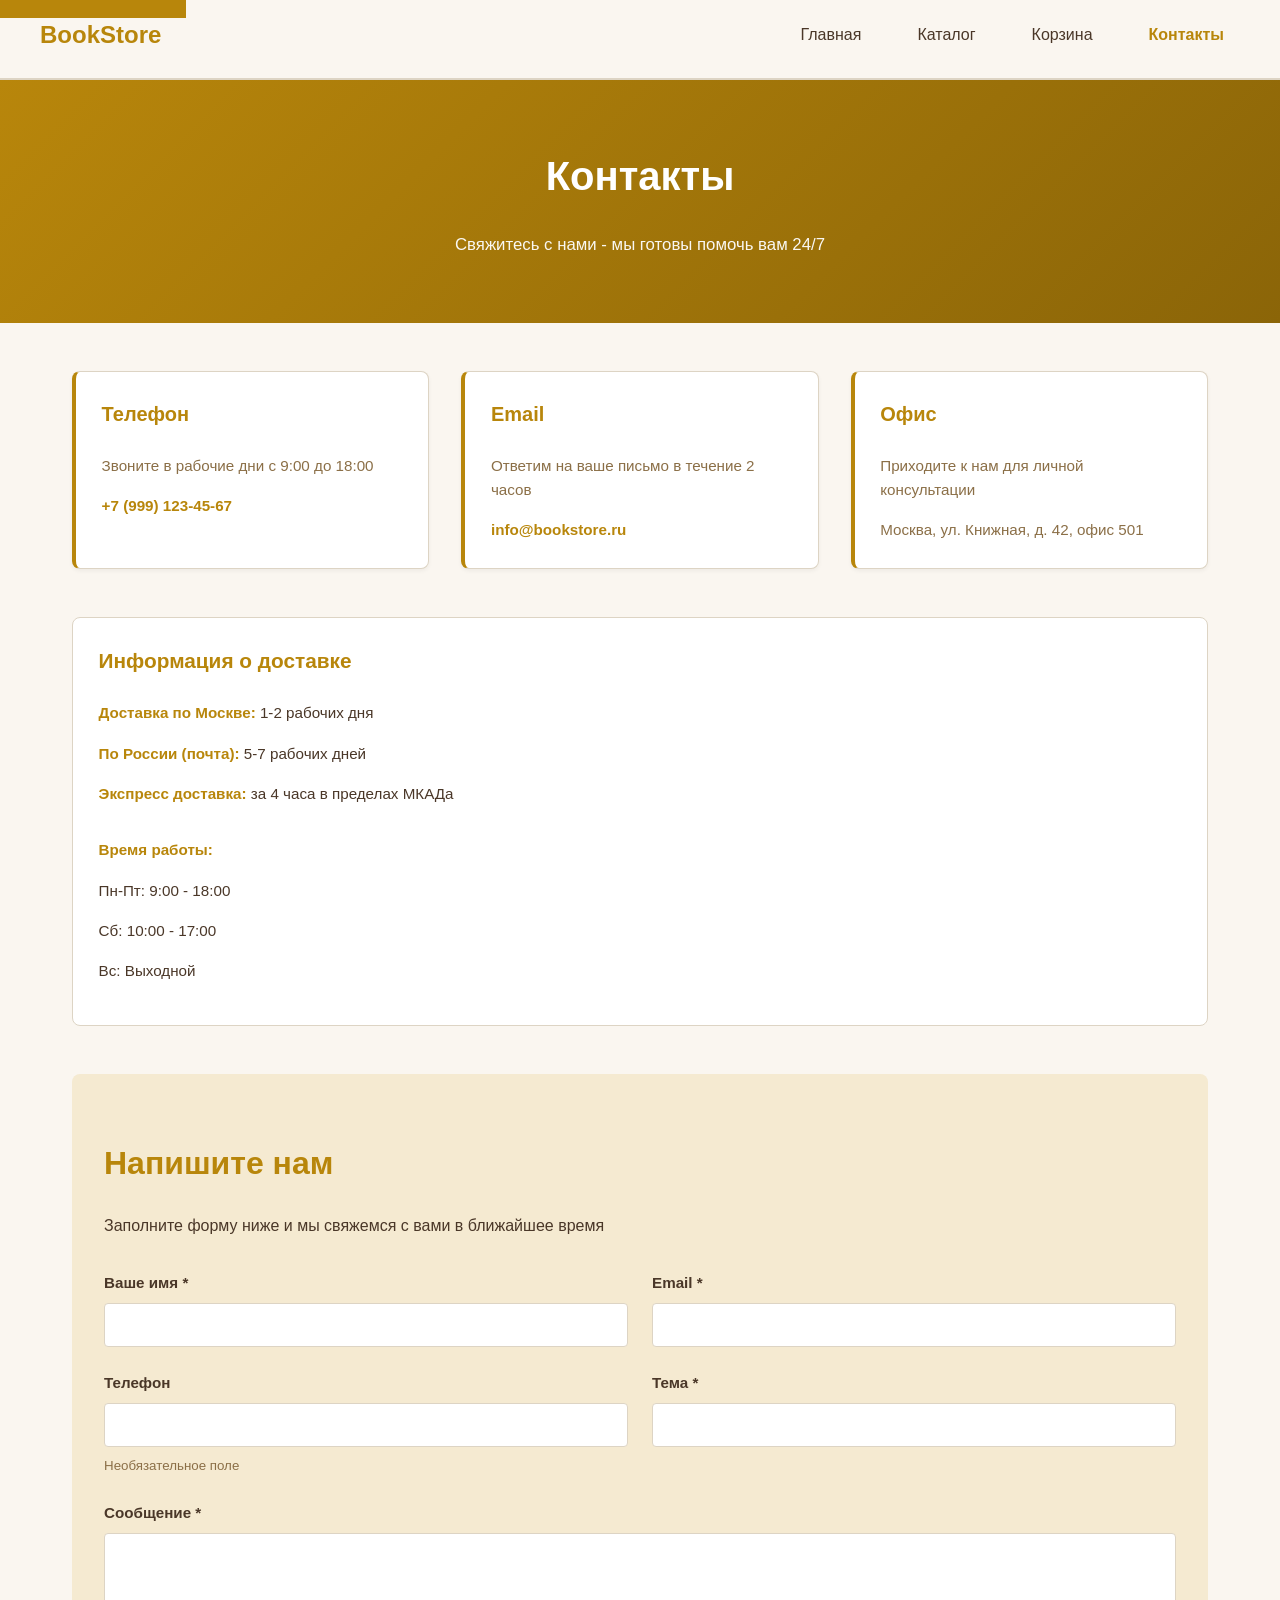
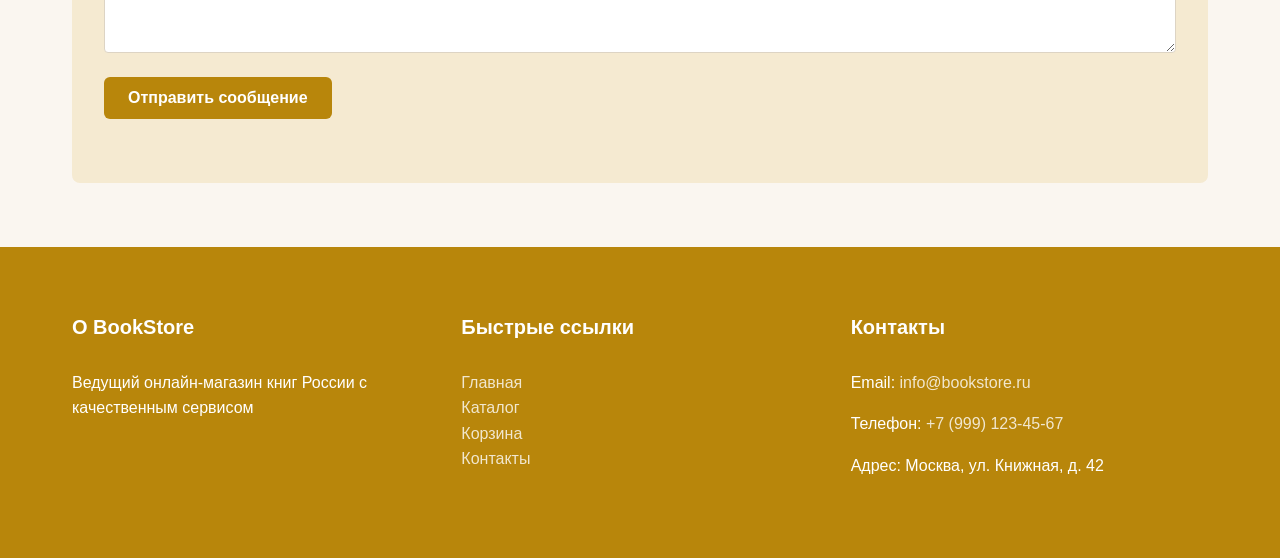
<file: contacts.html>
<!DOCTYPE html>
<html lang="ru">
<head>
    <meta charset="UTF-8">
    <meta name="viewport" content="width=device-width, initial-scale=1, viewport-fit=cover">
    <meta name="description" content="Контакты BookStore - свяжитесь с нами по телефону, email или визитом в офис.">
    <meta name="theme-color" content="#b8860b">
    <title>Контакты - BookStore</title>
    <style>
        /* ===== ЕДИНАЯ ЦВЕТОВАЯ ПАЛИТРА ===== */
        :root {
            --color-primary: #b8860b;
            --color-primary-dark: #8b6508;
            --color-primary-light: #daa520;
            --color-text: #4a3728;
            --color-text-light: #8b6f47;
            --color-bg: #faf6f0;
            --color-bg-light: #ede6da;
            --color-bg-accent: #f5ead1;
            --color-border: #ddd4c4;
            --color-success: #7cb342;
            --space-xs: 0.5rem;
            --space-sm: 1rem;
            --space-md: 1.5rem;
            --space-lg: 2rem;
        }

        * {
            box-sizing: border-box;
        }

        html {
            scroll-behavior: smooth;
            font-size: 16px;
        }

        body {
            font-family: -apple-system, BlinkMacSystemFont, "Segoe UI", Roboto, sans-serif;
            line-height: 1.6;
            color: var(--color-text);
            background: var(--color-bg);
            margin: 0;
            padding: 0;
        }

        /* ===== SKIP LINK ===== */
        .skip-link {
            position: absolute;
            top: -40px;
            left: 0;
            background: var(--color-primary);
            color: white;
            padding: var(--space-sm);
            text-decoration: none;
            z-index: 100;
            transition: top 0.3s ease;
        }

        .skip-link:hover,
        .skip-link:focus {
            top: 0;
        }

        body {
            padding: max(0px, env(safe-area-inset-top)) 
                     max(0px, env(safe-area-inset-right)) 
                     max(0px, env(safe-area-inset-bottom)) 
                     max(0px, env(safe-area-inset-left));
        }

        header {
            background: var(--color-bg);
            border-bottom: 2px solid var(--color-border);
            position: sticky;
            top: 0;
            z-index: 50;
            padding: var(--space-md) var(--space-md);
            padding-top: max(var(--space-sm), env(safe-area-inset-top));
        }

        nav {
            max-width: 1200px;
            margin: 0 auto;
            display: flex;
            justify-content: space-between;
            align-items: center;
            gap: clamp(0.5rem, 2vw, 2rem);
        }

        .logo {
            font-size: clamp(1.25rem, 4vw, 1.5rem);
            font-weight: 700;
            color: var(--color-primary);
            text-decoration: none;
        }

        .nav-links {
            list-style: none;
            display: flex;
            gap: clamp(0.5rem, 2vw, 1.5rem);
            margin: 0;
            padding: 0;
        }

        .nav-links a {
            color: var(--color-text);
            text-decoration: none;
            padding: var(--space-xs) var(--space-sm);
            border-radius: 4px;
            transition: background 0.2s, color 0.2s;
            font-size: clamp(0.875rem, 2vw, 1rem);
        }

        .nav-links a:hover {
            background: var(--color-bg-accent);
            color: var(--color-primary);
        }

        .nav-links a[aria-current="page"] {
            color: var(--color-primary);
            font-weight: 600;
        }

        .container {
            max-width: 1200px;
            margin: 0 auto;
            padding: 0 clamp(1rem, 5vw, 2rem);
        }

        .page-header {
            background: linear-gradient(135deg, var(--color-primary) 0%, var(--color-primary-dark) 100%);
            color: white;
            padding: clamp(2rem, 8vw, 4rem) clamp(1rem, 5vw, 2rem);
            text-align: center;
            margin-bottom: clamp(1.5rem, 5vw, 3rem);
        }

        .page-header h1 {
            margin: 0;
            font-size: clamp(1.5rem, 6vw, 2.5rem);
        }

        .page-header p {
            margin: var(--space-md) 0 0;
            font-size: clamp(0.95rem, 2vw, 1.05rem);
            opacity: 0.95;
        }

        /* ===== КОНТАКТНЫЕ КАРТОЧКИ ===== */
        .contacts-grid {
            display: grid;
            grid-template-columns: repeat(auto-fit, minmax(280px, 1fr));
            gap: clamp(1rem, 3vw, 2rem);
            margin-bottom: clamp(2rem, 5vw, 3rem);
        }

        .contact-card {
            background: white;
            border: 1px solid var(--color-border);
            border-radius: 8px;
            padding: clamp(1.5rem, 2vw, 2rem);
            border-left: 4px solid var(--color-primary);
            box-shadow: 0 2px 4px rgba(0,0,0,0.05);
            transition: all 0.3s ease;
        }

        .contact-card:hover {
            box-shadow: 0 8px 16px rgba(0,0,0,0.1);
            transform: translateY(-4px);
        }

        .contact-card h3 {
            margin: 0 0 var(--space-md) 0;
            color: var(--color-primary);
            font-size: clamp(1rem, 2vw, 1.25rem);
        }

        .contact-card p {
            margin: 0 0 var(--space-sm) 0;
            color: var(--color-text-light);
            font-size: 0.95rem;
        }

        .contact-card p:last-child {
            margin-bottom: 0;
        }

        .contact-card a {
            color: var(--color-primary);
            text-decoration: none;
            font-weight: 600;
            transition: color 0.2s;
        }

        .contact-card a:hover {
            color: var(--color-primary-dark);
            text-decoration: underline;
        }

        /* ===== ИНФОРМАЦИОННАЯ КАРТОЧКА ===== */
        .info-card {
            background: white;
            border: 1px solid var(--color-border);
            border-radius: 8px;
            padding: clamp(1.5rem, 2vw, 2rem);
            margin-bottom: clamp(2rem, 5vw, 3rem);
        }

        .info-card h3 {
            margin: 0 0 var(--space-md) 0;
            color: var(--color-primary);
            font-size: clamp(1.1rem, 2.5vw, 1.3rem);
        }

        .info-card p {
            margin: 0 0 var(--space-sm) 0;
            color: var(--color-text);
            font-size: 0.95rem;
        }

        .info-card strong {
            color: var(--color-primary);
        }

        /* ===== ФОРМА ОБРАТНОЙ СВЯЗИ ===== */
        .form-section {
            background: var(--color-bg-accent);
            padding: clamp(2rem, 8vw, 4rem) clamp(1rem, 5vw, 2rem);
            border-radius: 8px;
            margin-bottom: clamp(2rem, 8vw, 4rem);
        }

        .form-section h2 {
            margin: 0 0 var(--space-md) 0;
            font-size: clamp(1.3rem, 4vw, 2rem);
            color: var(--color-primary);
        }

        .form-section > p {
            margin: 0 0 var(--space-lg) 0;
            color: var(--color-text);
        }

        .form-row {
            display: grid;
            grid-template-columns: repeat(auto-fit, minmax(250px, 1fr));
            gap: clamp(1rem, 2vw, 1.5rem);
            margin-bottom: clamp(1rem, 2vw, 1.5rem);
        }

        .form-group {
            display: flex;
            flex-direction: column;
        }

        label {
            margin-bottom: var(--space-xs);
            font-weight: 600;
            font-size: clamp(0.85rem, 1.5vw, 0.95rem);
            color: var(--color-text);
        }

        input[type="text"],
        input[type="email"],
        input[type="tel"],
        textarea {
            padding: clamp(0.5rem, 1vw, 0.75rem);
            border: 1px solid var(--color-border);
            border-radius: 4px;
            font-family: inherit;
            font-size: clamp(0.875rem, 1.5vw, 1rem);
            color: var(--color-text);
            background: white;
            transition: border-color 0.2s, box-shadow 0.2s;
        }

        input[type="text"]:focus,
        input[type="email"]:focus,
        input[type="tel"]:focus,
        textarea:focus {
            outline: none;
            border-color: var(--color-primary);
            box-shadow: 0 0 0 3px rgba(184, 134, 11, 0.1);
        }

        textarea {
            resize: vertical;
            min-height: 120px;
        }

        .submit-button {
            background: var(--color-primary);
            color: white;
            padding: clamp(0.5rem, 1vw, 0.75rem) clamp(1rem, 2vw, 1.5rem);
            border: none;
            border-radius: 6px;
            font-weight: 600;
            font-size: clamp(0.85rem, 1.5vw, 1rem);
            cursor: pointer;
            transition: all 0.3s ease;
            margin-top: var(--space-md);
        }

        .submit-button:hover {
            background: var(--color-primary-dark);
            transform: translateY(-2px);
        }

        .error-message {
            color: #d9534f;
            font-size: clamp(0.75rem, 1.5vw, 0.85rem);
            margin-top: var(--space-xs);
            display: none;
        }

        .form-group.error .error-message {
            display: block;
        }

        .success-message {
            background: var(--color-success);
            color: white;
            padding: clamp(1rem, 2vw, 1.5rem);
            border-radius: 6px;
            display: none;
            margin-bottom: clamp(1rem, 2vw, 1.5rem);
            font-size: clamp(0.875rem, 1.5vw, 1rem);
        }

        .success-message.show {
            display: block;
        }

        footer {
            background: var(--color-primary);
            color: white;
            padding: clamp(2rem, 8vw, 4rem) clamp(1rem, 5vw, 2rem);
            margin-top: clamp(2rem, 8vw, 4rem);
        }

        footer .container {
            display: grid;
            grid-template-columns: repeat(auto-fit, minmax(250px, 1fr));
            gap: clamp(1rem, 3vw, 2rem);
        }

        footer h4 {
            margin-top: 0;
            font-size: clamp(1rem, 2vw, 1.25rem);
        }

        footer a {
            color: rgba(255, 255, 255, 0.8);
            text-decoration: none;
            transition: color 0.2s;
        }

        footer a:hover {
            color: white;
        }

        @media (max-width: 768px) {
            .nav-links {
                gap: var(--space-sm);
            }

            .contacts-grid {
                grid-template-columns: 1fr;
            }

            .form-row {
                grid-template-columns: 1fr;
            }
        }
    </style>
</head>

<body>
    <a href="#main" class="skip-link">Перейти к контактам</a>

    <header role="banner">
        <nav aria-label="Главная навигация">
            <a href="index.html" class="logo">BookStore</a>
            <ul class="nav-links">
                <li><a href="index.html">Главная</a></li>
                <li><a href="catalog.html">Каталог</a></li>
                <li><a href="cart.html">Корзина</a></li>
                <li><a href="contacts.html" aria-current="page">Контакты</a></li>
            </ul>
        </nav>
    </header>

    <main id="main">
        <div class="page-header">
            <h1>Контакты</h1>
            <p>Свяжитесь с нами - мы готовы помочь вам 24/7</p>
        </div>

        <div class="container">
            <!-- ===== КОНТАКТНАЯ ИНФОРМАЦИЯ ===== -->
            <div class="contacts-grid">
                <article class="contact-card">
                    <h3>Телефон</h3>
                    <p>Звоните в рабочие дни с 9:00 до 18:00</p>
                    <p><a href="tel:+79991234567">+7 (999) 123-45-67</a></p>
                </article>

                <article class="contact-card">
                    <h3>Email</h3>
                    <p>Ответим на ваше письмо в течение 2 часов</p>
                    <p><a href="mailto:info@bookstore.ru">info@bookstore.ru</a></p>
                </article>

                <article class="contact-card">
                    <h3>Офис</h3>
                    <p>Приходите к нам для личной консультации</p>
                    <p>Москва, ул. Книжная, д. 42, офис 501</p>
                </article>
            </div>

            <!-- ===== ИНФОРМАЦИЯ О ДОСТАВКЕ И ВРЕМЕНИ РАБОТЫ ===== -->
            <article class="info-card">
                <h3>Информация о доставке</h3>

                <p><strong>Доставка по Москве:</strong> 1-2 рабочих дня</p>
                <p><strong>По России (почта):</strong> 5-7 рабочих дней</p>
                <p><strong>Экспресс доставка:</strong> за 4 часа в пределах МКАДа</p>

                <p style="margin-top: var(--space-lg);"><strong>Время работы:</strong></p>
                <p>Пн-Пт: 9:00 - 18:00</p>
                <p>Сб: 10:00 - 17:00</p>
                <p>Вс: Выходной</p>
            </article>

            <!-- ===== ФОРМА ОБРАТНОЙ СВЯЗИ ===== -->
            <section class="form-section">
                <h2>Напишите нам</h2>
                <p>Заполните форму ниже и мы свяжемся с вами в ближайшее время</p>

                <div class="success-message" id="successMessage" role="alert">
                    Ваше сообщение отправлено успешно! Мы свяжемся с вами в ближайшее время.
                </div>

                <form id="contactForm" novalidate>
                    <div class="form-row">
                        <div class="form-group">
                            <label for="name">Ваше имя <span aria-label="обязательное поле">*</span></label>
                            <input type="text" id="name" name="name" required aria-required="true" aria-describedby="nameError">
                            <span class="error-message" id="nameError">Пожалуйста, введите ваше имя</span>
                        </div>

                        <div class="form-group">
                            <label for="email">Email <span aria-label="обязательное поле">*</span></label>
                            <input type="email" id="email" name="email" required aria-required="true" aria-describedby="emailError">
                            <span class="error-message" id="emailError">Пожалуйста, введите корректный email</span>
                        </div>
                    </div>

                    <div class="form-row">
                        <div class="form-group">
                            <label for="phone">Телефон</label>
                            <input type="tel" id="phone" name="phone" aria-describedby="phoneHelp">
                            <small id="phoneHelp" style="color: var(--color-text-light); margin-top: var(--space-xs);">Необязательное поле</small>
                        </div>

                        <div class="form-group">
                            <label for="subject">Тема <span aria-label="обязательное поле">*</span></label>
                            <input type="text" id="subject" name="subject" required aria-required="true" aria-describedby="subjectError">
                            <span class="error-message" id="subjectError">Пожалуйста, укажите тему сообщения</span>
                        </div>
                    </div>

                    <div class="form-group">
                        <label for="message">Сообщение <span aria-label="обязательное поле">*</span></label>
                        <textarea id="message" name="message" required aria-required="true" aria-describedby="messageError"></textarea>
                        <span class="error-message" id="messageError">Пожалуйста, напишите сообщение (минимум 10 символов)</span>
                    </div>

                    <button type="submit" class="submit-button">Отправить сообщение</button>
                </form>
            </section>
        </div>
    </main>

    <footer role="contentinfo">
        <div class="container">
            <div>
                <h4>О BookStore</h4>
                <p>Ведущий онлайн-магазин книг России с качественным сервисом</p>
            </div>
            <div>
                <h4>Быстрые ссылки</h4>
                <ul style="list-style: none; padding: 0; margin: 0;">
                    <li><a href="index.html">Главная</a></li>
                    <li><a href="catalog.html">Каталог</a></li>
                    <li><a href="cart.html">Корзина</a></li>
                    <li><a href="contacts.html">Контакты</a></li>
                </ul>
            </div>
            <div>
                <h4>Контакты</h4>
                <p>Email: <a href="mailto:info@bookstore.ru">info@bookstore.ru</a></p>
                <p>Телефон: <a href="tel:+79991234567">+7 (999) 123-45-67</a></p>
                <p>Адрес: Москва, ул. Книжная, д. 42</p>
            </div>
        </div>
    </footer>

    <script>
        const form = document.getElementById('contactForm');
        const successMessage = document.getElementById('successMessage');

        form.addEventListener('submit', function(e) {
            e.preventDefault();

            let isValid = true;

            const nameInput = document.getElementById('name');
            const nameGroup = nameInput.parentElement;

            if (nameInput.value.trim() === '') {
                isValid = false;
                nameGroup.classList.add('error');
            } else {
                nameGroup.classList.remove('error');
            }

            const emailInput = document.getElementById('email');
            const emailGroup = emailInput.parentElement;
            const emailRegex = /^[^\s@]+@[^\s@]+\.[^\s@]+$/;

            if (!emailRegex.test(emailInput.value)) {
                isValid = false;
                emailGroup.classList.add('error');
            } else {
                emailGroup.classList.remove('error');
            }

            const subjectInput = document.getElementById('subject');
            const subjectGroup = subjectInput.parentElement;

            if (subjectInput.value.trim() === '') {
                isValid = false;
                subjectGroup.classList.add('error');
            } else {
                subjectGroup.classList.remove('error');
            }

            const messageInput = document.getElementById('message');
            const messageGroup = messageInput.parentElement;

            if (messageInput.value.trim().length < 10) {
                isValid = false;
                messageGroup.classList.add('error');
            } else {
                messageGroup.classList.remove('error');
            }

            if (isValid) {
                successMessage.classList.add('show');
                form.reset();

                setTimeout(() => {
                    successMessage.classList.remove('show');
                }, 5000);

                successMessage.focus();
            }
        });

        form.querySelectorAll('input, textarea').forEach(field => {
            field.addEventListener('input', function() {
                const group = this.parentElement;
                if (group.classList.contains('error')) {
                    group.classList.remove('error');
                }
            });
        });
    </script>
</body>
</html>
</file>
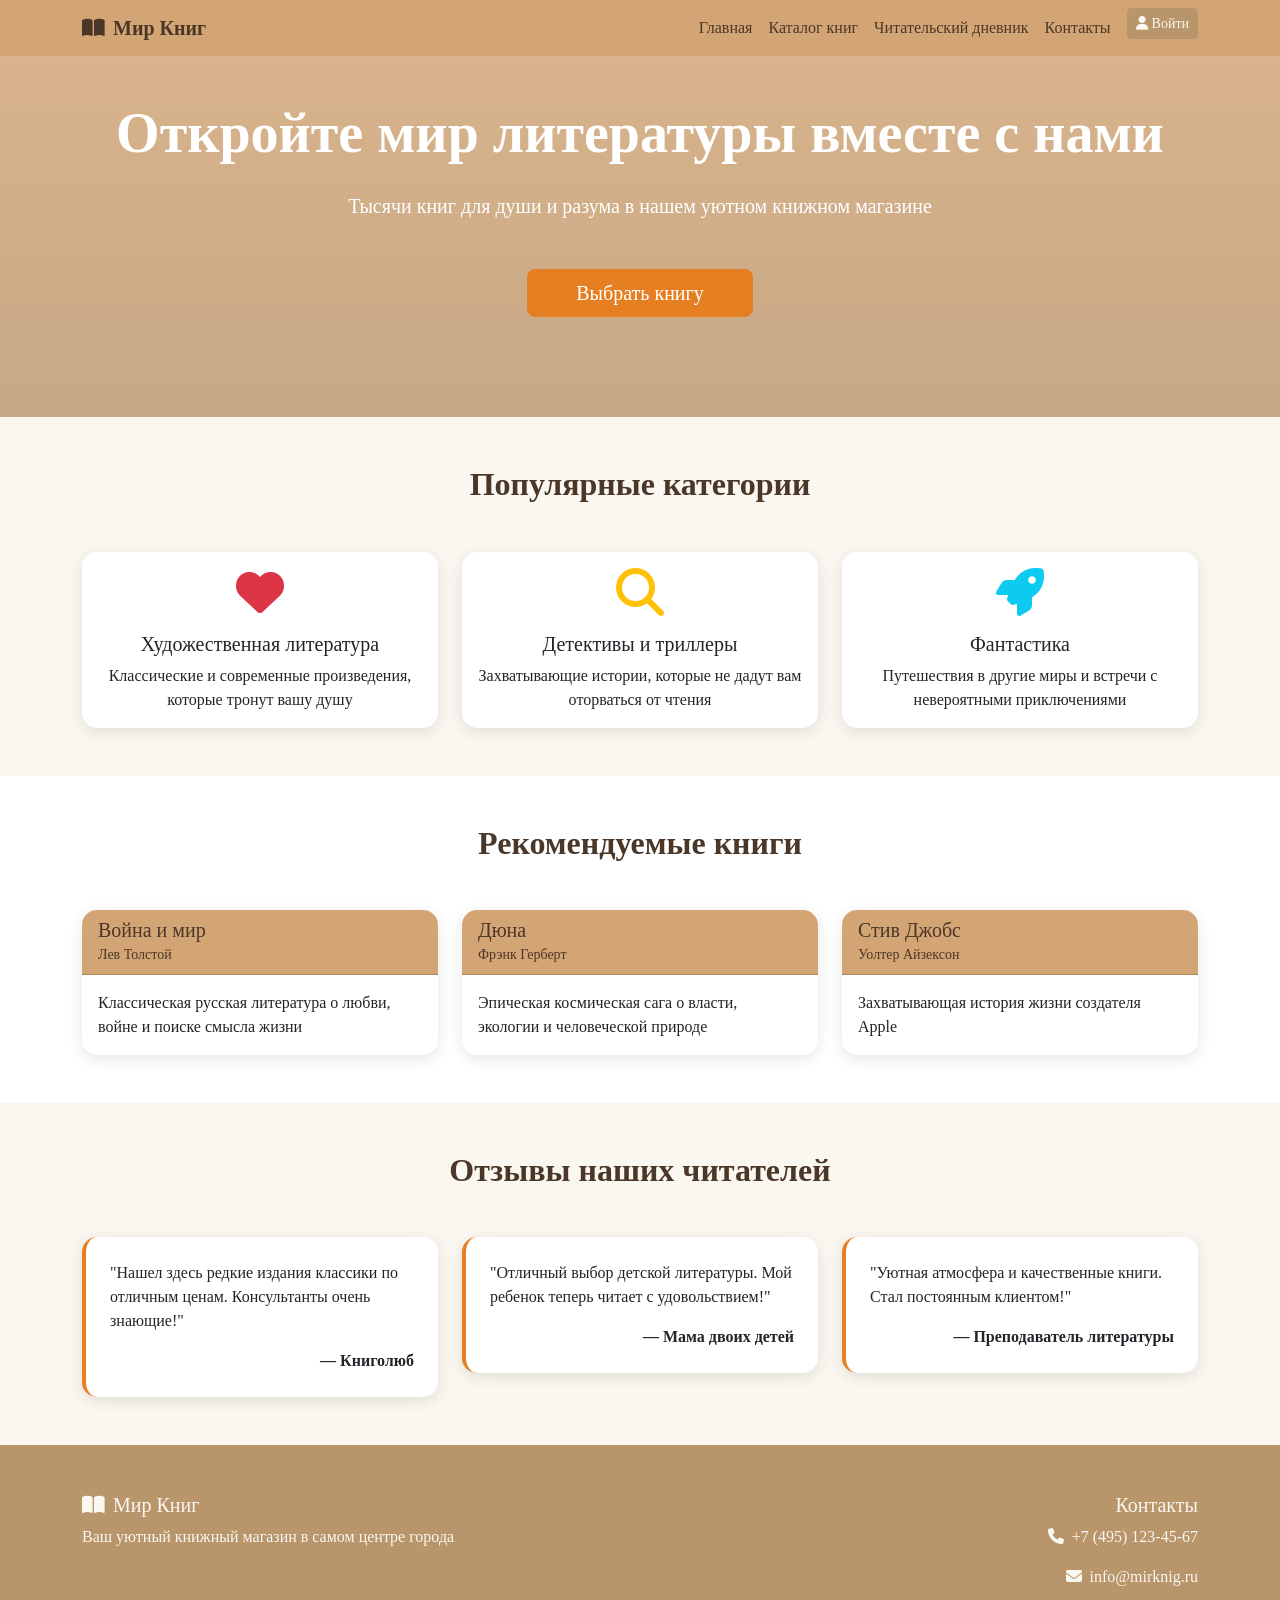
<file: index (3).html>
<!DOCTYPE html>
<html lang="ru">
<head>
    <!-- Мета-теги для правильного отображения страницы -->
    <meta charset="UTF-8">
    <meta name="viewport" content="width=device-width, initial-scale=1.0">
    <title>Мир Книг - Ваш уютный книжный магазин</title>

    <!-- Подключение Bootstrap CSS для адаптивной верстки -->
    <link href="https://cdn.jsdelivr.net/npm/bootstrap@5.3.0/dist/css/bootstrap.min.css" rel="stylesheet">

    <!-- Подключение Font Awesome для иконок -->
    <link href="https://cdnjs.cloudflare.com/ajax/libs/font-awesome/6.4.0/css/all.min.css" rel="stylesheet">

    <!-- Пользовательские стили -->
    <style>
        /* Определение цветовых переменных для единообразного дизайна */
        :root {
            --primary-color: #D4A574;        /* Основной песочный цвет */
            --secondary-color: #B8956A;      /* Вторичный теплый коричневый */
            --accent-color: #E67E22;         /* Акцентный теплый оранжевый */
            --background-color: #FAF6F0;     /* Кремовый цвет фона */
            --text-color: #4A3728;           /* Темно-коричневый цвет текста */
        }

        /* Основные стили для тела страницы */
        body {
            background-color: var(--background-color);
            color: var(--text-color);
            font-family: 'Georgia', serif;    /* Элегантный шрифт с засечками */
        }

        /* Стили для навигационной панели */
        .navbar {
            background-color: var(--primary-color);
        }

        /* Стили для элементов навигации */
        .navbar-brand, .nav-link {
            color: var(--text-color) !important;
        }

        /* Стили для основных кнопок */
        .btn-primary {
            background-color: var(--accent-color);
            border-color: var(--accent-color);
        }

        /* Эффект наведения для основных кнопок */
        .btn-primary:hover {
            background-color: var(--secondary-color);
            border-color: var(--secondary-color);
        }

        /* Стили для кнопки входа в навигации */
        .btn-login {
            background-color: var(--secondary-color);
            border-color: var(--secondary-color);
            color: var(--background-color);
        }

        /* Эффект наведения для кнопки входа */
        .btn-login:hover {
            background-color: var(--accent-color);
            border-color: var(--accent-color);
            color: white;
        }

        /* Стили для главной героической секции с фоновым изображением */
        .hero-section {
            background: linear-gradient(rgba(212, 165, 116, 0.8), rgba(184, 149, 106, 0.8)), 
                        url('https://images.unsplash.com/photo-1481627834876-b7833e8f5570?ixlib=rb-4.0.3&ixid=M3wxMjA3fDB8MHxwaG90by1wYWdlfHx8fGVufDB8fHx8fA%3D%3D&auto=format&fit=crop&w=2070&q=80');
            background-size: cover;
            background-position: center;
            color: white;
            padding: 100px 0;
        }

        /* Стили для карточек контента */
        .card {
            border: none;
            border-radius: 15px;              /* Закругленные углы */
            box-shadow: 0 4px 15px rgba(0,0,0,0.1);  /* Мягкая тень */
            transition: transform 0.3s ease;  /* Плавная анимация */
        }

        /* Эффект подъема при наведении на карточку */
        .card:hover {
            transform: translateY(-5px);
        }

        /* Стили для заголовков карточек */
        .card-header {
            background-color: var(--primary-color);
            color: var(--text-color);
            border-radius: 15px 15px 0 0 !important;
        }

        /* Стили для карточек отзывов */
        .testimonial-card {
            background-color: white;
            border-left: 4px solid var(--accent-color);  /* Цветная левая граница */
        }

        /* Стили для подвала сайта */
        .footer {
            background-color: var(--secondary-color);
            color: var(--background-color);
        }

        /* Стили для модальных окон */
        .modal-content {
            border-radius: 15px;
        }

        /* Стили для заголовков модальных окон */
        .modal-header {
            background-color: var(--primary-color);
            color: var(--text-color);
            border-radius: 15px 15px 0 0;
        }

        /* Стили для полей ввода в фокусе */
        .form-control:focus {
            border-color: var(--accent-color);
            box-shadow: 0 0 0 0.2rem rgba(230, 126, 34, 0.25);
        }
    </style>
</head>
<body>
    <!-- Навигационная панель -->
    <nav class="navbar navbar-expand-lg navbar-light fixed-top">
        <div class="container">
            <!-- Логотип и название магазина -->
            <a class="navbar-brand fw-bold" href="#"><i class="fas fa-book-open me-2"></i>Мир Книг</a>

            <!-- Кнопка для мобильного меню -->
            <button class="navbar-toggler" type="button" data-bs-toggle="collapse" data-bs-target="#navbarNav">
                <span class="navbar-toggler-icon"></span>
            </button>

            <!-- Навигационное меню -->
            <div class="collapse navbar-collapse" id="navbarNav">
                <ul class="navbar-nav ms-auto">
                    <!-- Пункты меню -->
                    <li class="nav-item">
                        <a class="nav-link" href="index.html">Главная</a>
                    </li>
                    <li class="nav-item">
                        <a class="nav-link" href="books.html">Каталог книг</a>
                    </li>
                    <li class="nav-item">
                        <a class="nav-link" href="diary.html">Читательский дневник</a>
                    </li>
                    <li class="nav-item">
                        <a class="nav-link" href="contacts.html">Контакты</a>
                    </li>

                    <!-- Кнопка входа в систему -->
                    <li class="nav-item ms-2">
                        <button class="btn btn-login btn-sm" data-bs-toggle="modal" data-bs-target="#loginModal">
                            <i class="fas fa-user me-1"></i>Войти
                        </button>
                    </li>
                </ul>
            </div>
        </div>
    </nav>

    <!-- Модальное окно входа в систему -->
    <div class="modal fade" id="loginModal" tabindex="-1" aria-labelledby="loginModalLabel" aria-hidden="true">
        <div class="modal-dialog">
            <div class="modal-content">
                <!-- Заголовок модального окна -->
                <div class="modal-header">
                    <h5 class="modal-title" id="loginModalLabel">Вход в аккаунт</h5>
                    <button type="button" class="btn-close" data-bs-dismiss="modal" aria-label="Закрыть"></button>
                </div>

                <!-- Содержимое модального окна - форма входа -->
                <div class="modal-body">
                    <form id="loginForm">
                        <!-- Поле для ввода email -->
                        <div class="mb-3">
                            <label for="loginEmail" class="form-label">Email</label>
                            <input type="email" class="form-control" id="loginEmail" required>
                        </div>

                        <!-- Поле для ввода пароля -->
                        <div class="mb-3">
                            <label for="loginPassword" class="form-label">Пароль</label>
                            <input type="password" class="form-control" id="loginPassword" required>
                        </div>

                        <!-- Чекбокс "Запомнить меня" -->
                        <div class="mb-3 form-check">
                            <input type="checkbox" class="form-check-input" id="rememberMe">
                            <label class="form-check-label" for="rememberMe">
                                Запомнить меня
                            </label>
                        </div>
                    </form>
                </div>

                <!-- Нижняя часть модального окна с кнопками -->
                <div class="modal-footer">
                    <div class="d-flex justify-content-between w-100">
                        <!-- Кнопка перехода к регистрации -->
                        <button type="button" class="btn btn-outline-primary" data-bs-toggle="modal" data-bs-target="#registerModal">
                            Зарегистрироваться
                        </button>
                        <!-- Кнопка входа -->
                        <button type="button" class="btn btn-primary">Войти</button>
                    </div>
                </div>
            </div>
        </div>
    </div>

    <!-- Модальное окно регистрации -->
    <div class="modal fade" id="registerModal" tabindex="-1" aria-labelledby="registerModalLabel" aria-hidden="true">
        <div class="modal-dialog">
            <div class="modal-content">
                <!-- Заголовок модального окна регистрации -->
                <div class="modal-header">
                    <h5 class="modal-title" id="registerModalLabel">Регистрация</h5>
                    <button type="button" class="btn-close" data-bs-dismiss="modal" aria-label="Закрыть"></button>
                </div>

                <!-- Форма регистрации -->
                <div class="modal-body">
                    <form id="registerForm">
                        <!-- Поле для ввода имени -->
                        <div class="mb-3">
                            <label for="registerName" class="form-label">Имя</label>
                            <input type="text" class="form-control" id="registerName" required>
                        </div>

                        <!-- Поле для ввода email -->
                        <div class="mb-3">
                            <label for="registerEmail" class="form-label">Email</label>
                            <input type="email" class="form-control" id="registerEmail" required>
                        </div>

                        <!-- Поле для ввода пароля -->
                        <div class="mb-3">
                            <label for="registerPassword" class="form-label">Пароль</label>
                            <input type="password" class="form-control" id="registerPassword" required>
                        </div>

                        <!-- Поле для подтверждения пароля -->
                        <div class="mb-3">
                            <label for="registerPasswordConfirm" class="form-label">Подтвердите пароль</label>
                            <input type="password" class="form-control" id="registerPasswordConfirm" required>
                        </div>

                        <!-- Чекбокс согласия с условиями -->
                        <div class="mb-3 form-check">
                            <input type="checkbox" class="form-check-input" id="agreeTerms" required>
                            <label class="form-check-label" for="agreeTerms">
                                Я согласен с условиями использования
                            </label>
                        </div>
                    </form>
                </div>

                <!-- Нижняя часть с кнопками -->
                <div class="modal-footer">
                    <div class="d-flex justify-content-between w-100">
                        <!-- Кнопка перехода к входу -->
                        <button type="button" class="btn btn-outline-secondary" data-bs-toggle="modal" data-bs-target="#loginModal">
                            Уже есть аккаунт?
                        </button>
                        <!-- Кнопка регистрации -->
                        <button type="button" class="btn btn-primary">Зарегистрироваться</button>
                    </div>
                </div>
            </div>
        </div>
    </div>

    <!-- Главная героическая секция -->
    <section class="hero-section">
        <div class="container text-center">
            <!-- Основной заголовок страницы -->
            <h1 class="display-4 fw-bold mb-4">Откройте мир литературы вместе с нами</h1>

            <!-- Подзаголовок с описанием -->
            <p class="lead mb-5">Тысячи книг для души и разума в нашем уютном книжном магазине</p>

            <!-- Кнопка призыва к действию -->
            <a href="books.html" class="btn btn-primary btn-lg px-5">Выбрать книгу</a>
        </div>
    </section>

    <!-- Секция популярных категорий -->
    <section class="py-5">
        <div class="container">
            <!-- Заголовок секции -->
            <h2 class="text-center mb-5 fw-bold">Популярные категории</h2>

            <!-- Сетка карточек категорий -->
            <div class="row g-4">
                <!-- Карточка художественной литературы -->
                <div class="col-md-4">
                    <div class="card">
                        <div class="card-body text-center">
                            <i class="fas fa-heart fa-3x text-danger mb-3"></i>
                            <h5 class="card-title">Художественная литература</h5>
                            <p class="card-text">Классические и современные произведения, которые тронут вашу душу</p>
                        </div>
                    </div>
                </div>

                <!-- Карточка детективов -->
                <div class="col-md-4">
                    <div class="card">
                        <div class="card-body text-center">
                            <i class="fas fa-search fa-3x text-warning mb-3"></i>
                            <h5 class="card-title">Детективы и триллеры</h5>
                            <p class="card-text">Захватывающие истории, которые не дадут вам оторваться от чтения</p>
                        </div>
                    </div>
                </div>

                <!-- Карточка фантастики -->
                <div class="col-md-4">
                    <div class="card">
                        <div class="card-body text-center">
                            <i class="fas fa-rocket fa-3x text-info mb-3"></i>
                            <h5 class="card-title">Фантастика</h5>
                            <p class="card-text">Путешествия в другие миры и встречи с невероятными приключениями</p>
                        </div>
                    </div>
                </div>
            </div>
        </div>
    </section>

    <!-- Секция рекомендуемых книг -->
    <section class="py-5" style="background-color: white;">
        <div class="container">
            <!-- Заголовок секции -->
            <h2 class="text-center mb-5 fw-bold">Рекомендуемые книги</h2>

            <!-- Сетка карточек книг -->
            <div class="row g-4">
                <!-- Карточка "Война и мир" -->
                <div class="col-md-6 col-lg-4">
                    <div class="card h-100">
                        <div class="card-header">
                            <h5 class="mb-0">Война и мир</h5>
                            <small>Лев Толстой</small>
                        </div>
                        <div class="card-body">
                            <p class="card-text">Классическая русская литература о любви, войне и поиске смысла жизни</p>
                        </div>
                    </div>
                </div>

                <!-- Карточка "Дюна" -->
                <div class="col-md-6 col-lg-4">
                    <div class="card h-100">
                        <div class="card-header">
                            <h5 class="mb-0">Дюна</h5>
                            <small>Фрэнк Герберт</small>
                        </div>
                        <div class="card-body">
                            <p class="card-text">Эпическая космическая сага о власти, экологии и человеческой природе</p>
                        </div>
                    </div>
                </div>

                <!-- Карточка "Стив Джобс" -->
                <div class="col-md-6 col-lg-4">
                    <div class="card h-100">
                        <div class="card-header">
                            <h5 class="mb-0">Стив Джобс</h5>
                            <small>Уолтер Айзексон</small>
                        </div>
                        <div class="card-body">
                            <p class="card-text">Захватывающая история жизни создателя Apple</p>
                        </div>
                    </div>
                </div>
            </div>
        </div>
    </section>

    <!-- Секция отзывов клиентов -->
    <section class="py-5">
        <div class="container">
            <!-- Заголовок секции отзывов -->
            <h2 class="text-center mb-5 fw-bold">Отзывы наших читателей</h2>

            <!-- Сетка карточек отзывов -->
            <div class="row g-4">
                <!-- Первый отзыв -->
                <div class="col-md-4">
                    <div class="testimonial-card card p-4">
                        <p class="mb-3">"Нашел здесь редкие издания классики по отличным ценам. Консультанты очень знающие!"</p>
                        <div class="text-end">
                            <strong>— Книголюб</strong>
                        </div>
                    </div>
                </div>

                <!-- Второй отзыв -->
                <div class="col-md-4">
                    <div class="testimonial-card card p-4">
                        <p class="mb-3">"Отличный выбор детской литературы. Мой ребенок теперь читает с удовольствием!"</p>
                        <div class="text-end">
                            <strong>— Мама двоих детей</strong>
                        </div>
                    </div>
                </div>

                <!-- Третий отзыв -->
                <div class="col-md-4">
                    <div class="testimonial-card card p-4">
                        <p class="mb-3">"Уютная атмосфера и качественные книги. Стал постоянным клиентом!"</p>
                        <div class="text-end">
                            <strong>— Преподаватель литературы</strong>
                        </div>
                    </div>
                </div>
            </div>
        </div>
    </section>

    <!-- Подвал сайта -->
    <footer class="footer py-5">
        <div class="container">
            <div class="row">
                <!-- Левая колонка - информация о магазине -->
                <div class="col-md-6">
                    <h5><i class="fas fa-book-open me-2"></i>Мир Книг</h5>
                    <p>Ваш уютный книжный магазин в самом центре города</p>
                </div>

                <!-- Правая колонка - контактная информация -->
                <div class="col-md-6 text-end">
                    <h5>Контакты</h5>
                    <p><i class="fas fa-phone me-2"></i>+7 (495) 123-45-67</p>
                    <p><i class="fas fa-envelope me-2"></i>info@mirknig.ru</p>
                </div>
            </div>
        </div>
    </footer>

    <!-- Подключение JavaScript Bootstrap для интерактивности -->
    <script src="https://cdn.jsdelivr.net/npm/bootstrap@5.3.0/dist/js/bootstrap.bundle.min.js"></script>
</body>
</html>
</file>
